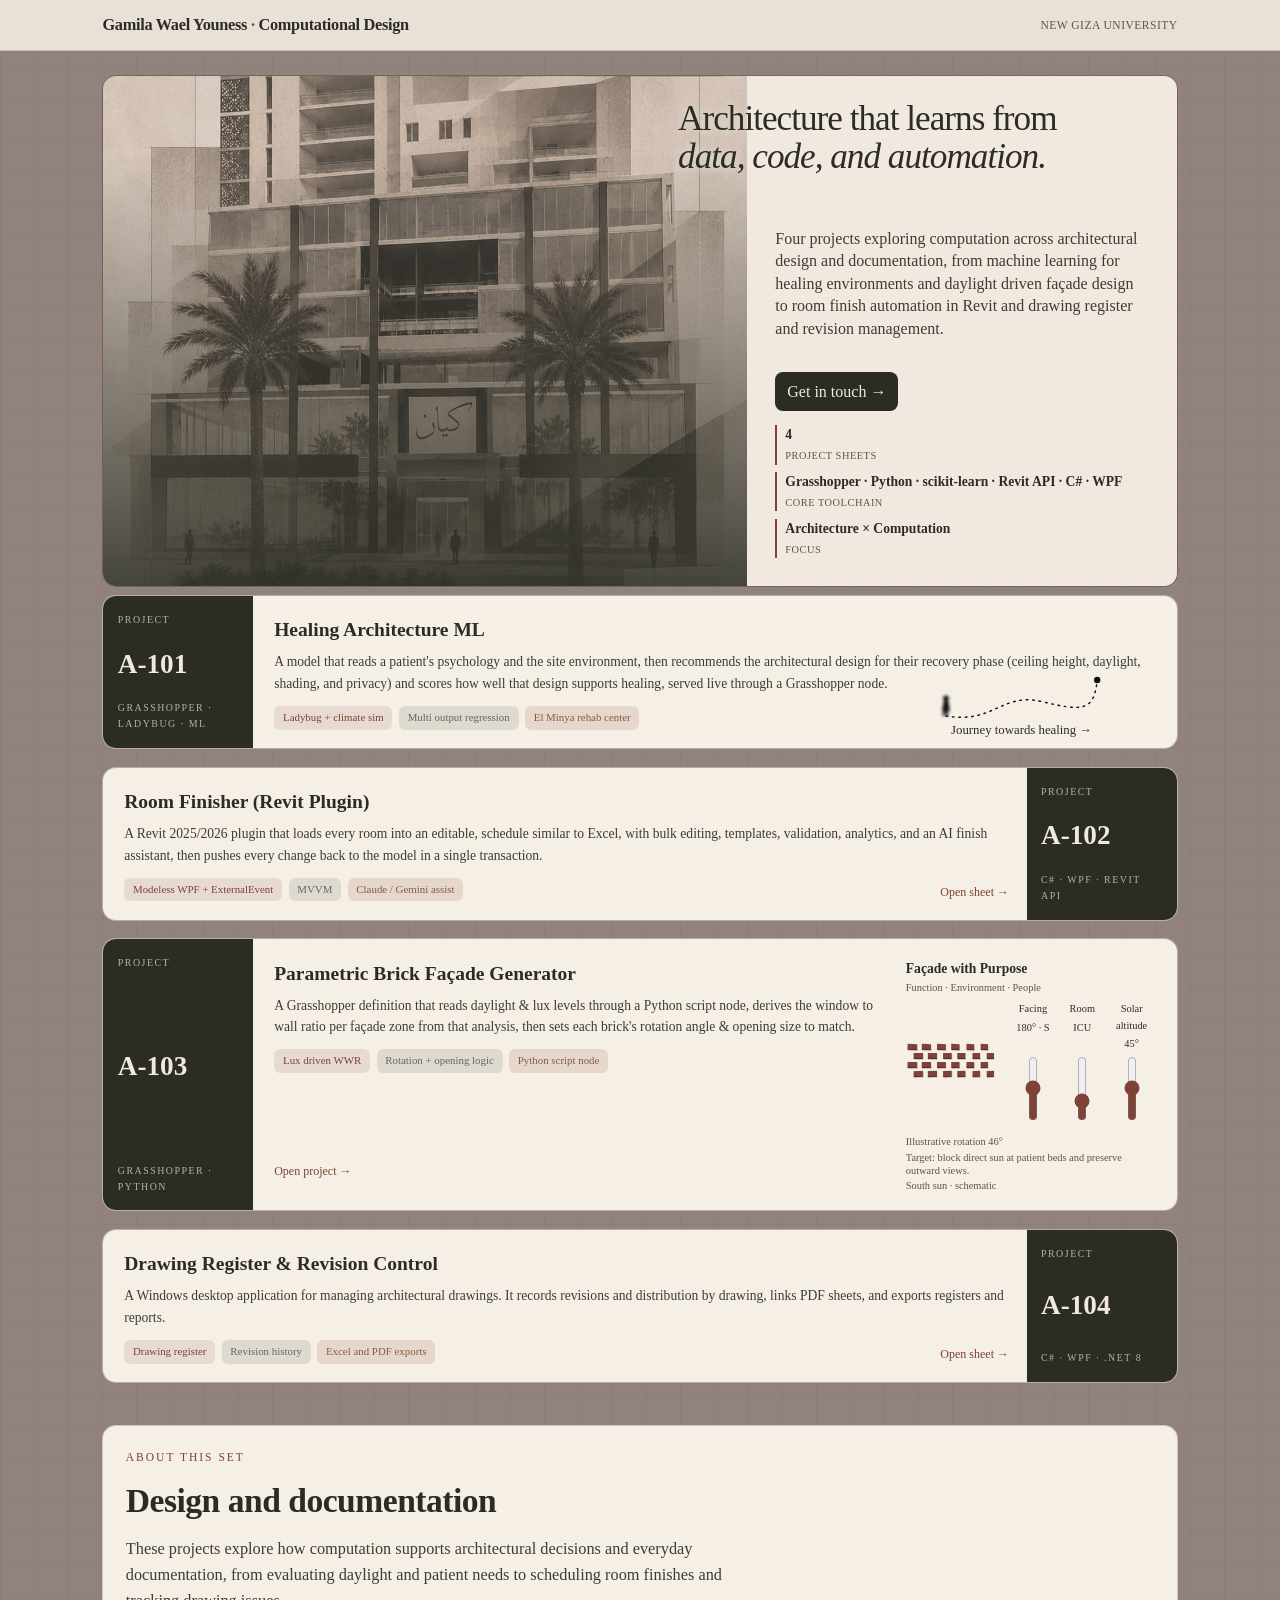
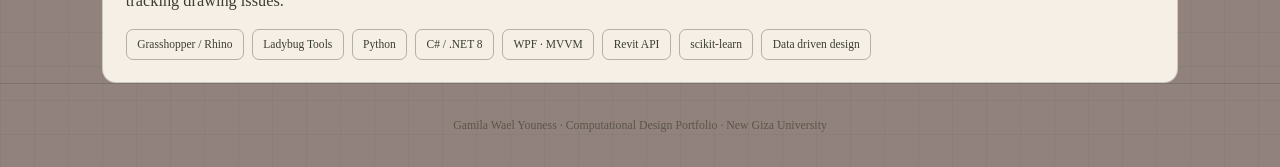
<file: index.html>
<!DOCTYPE html>
<html lang="en">
<head>
<meta charset="UTF-8">
<meta name="viewport" content="width=device-width, initial-scale=1.0">
<title>Gamila Wael Youness | Computational Design Portfolio</title>
<link rel="stylesheet" href="assets/style.css">
<style>
/* ---- hero ---- */
.hero{position:relative;display:grid;grid-template-columns:minmax(0,60fr) minmax(0,40fr);min-height:32rem;margin:1.5rem 0 .5rem;border:1px solid var(--line2);border-radius:var(--r);overflow:hidden}
.hero-photo{position:relative;display:flex;align-items:flex-end;isolation:isolate;background:var(--bg2);padding:clamp(1rem,2.4vw,1.75rem)}
.hero-photo-art{position:absolute;inset:0;overflow:hidden;opacity:.9;container-type:size}
.hero-photo-frame{position:absolute;inset:0}
.hero-photo-frame img{position:absolute;inset:0;width:100%;height:100%;object-fit:cover;object-position:center 55%}
.hero-photo::after{content:"";position:absolute;inset:0;z-index:0;background:linear-gradient(to top,var(--ink),transparent 85%);opacity:.85;pointer-events:none}
.hero-photo h1{position:absolute;top:1.5rem;left:calc(100% + 7.5rem);transform:translateX(-50%);z-index:2;width:max-content;max-width:90%;margin:0;color:var(--ink);font-size:clamp(1.54rem,2.75vw,2.31rem);font-weight:500;line-height:1.08;text-shadow:0 1px 8px var(--paper)}
.hero-photo h1 span,.hero-photo h1 em{display:block}
.hero-intro{display:flex;flex-direction:column;align-items:flex-start;justify-content:flex-start;background:var(--paper);padding:8rem clamp(1rem,2.4vw,1.75rem) clamp(1rem,2.4vw,1.75rem)}
.hero-intro .sub{margin:1.5rem 0 2rem;font-size:1rem;line-height:1.4}
.hero-cta{display:inline-block;margin-top:auto;padding:.4rem .75rem;border-radius:var(--rs);background:var(--ink);color:var(--paper)}
.hero-cta:hover{background:var(--sage)}
.hero-stats{display:grid;gap:.45rem;margin-top:.9rem;width:100%;line-height:1.25}
.hero-stat{display:grid;gap:.3rem;border-left:2px solid var(--rust);padding:.15rem 0 .15rem .5rem}
.hero-stat b{display:block;font-family:var(--display);font-size:.85rem}
.hero-stat span{font-family:var(--mono);font-size:.65rem;color:var(--mut);text-transform:uppercase;letter-spacing:.5px}
#projects{scroll-margin-top:6rem}
@media(max-width:760px){
  .hero{grid-template-columns:1fr;min-height:0}
  .hero-photo{min-height:20rem;aspect-ratio:4/5}
  .hero-photo-frame img{object-position:center}
  .hero-photo h1{top:auto;bottom:1.5rem;left:1.25rem;transform:none;width:calc(100% - 2.5rem);max-width:none;font-size:clamp(1.3rem,5.6vw,2rem);color:var(--paper);text-shadow:0 1px 8px var(--ink)}
  .hero-intro{padding:1.5rem}
  .hero-intro .sub{margin:0 0 1.5rem;line-height:1.55}
  .hero-cta{margin-top:0;min-height:44px;display:inline-flex;align-items:center}
  .hero-stat b{line-height:1.5;overflow-wrap:anywhere}
}

/* ---- sheet index ---- */
.sheets{display:flex;flex-direction:column;gap:1.1rem}
.sheet{display:grid;grid-template-columns:150px 1fr;border:1px solid var(--line2);border-radius:var(--r);background:var(--card);overflow:hidden;transition:transform .18s ease,box-shadow .18s ease;position:relative}
.sheet:hover{transform:translateY(-3px);box-shadow:0 14px 28px rgba(43,45,37,.14)}
.sheet a.hitbox{position:absolute;inset:0}
.sheet:nth-child(even){grid-template-columns:1fr 150px}
.sheet:nth-child(even) .sheet-num{grid-column:2;grid-row:1}
.sheet:nth-child(even) .sheet-body{grid-column:1;grid-row:1}
.sheet:nth-child(even) .sheet-arrow{right:calc(150px + 1.1rem)}
@media(max-width:700px){.sheet{grid-template-columns:1fr}}
@media(max-width:700px){
  .sheet:nth-child(even){grid-template-columns:1fr}
  .sheet:nth-child(even) .sheet-num,.sheet:nth-child(even) .sheet-body{grid-column:auto;grid-row:auto}
  .sheet:nth-child(even) .sheet-arrow{right:1.1rem}
}
.sheet-num{background:var(--ink);color:var(--paper);display:flex;flex-direction:column;justify-content:space-between;padding:1rem .9rem}
.sheet-num b{font-family:var(--display);font-size:1.7rem;line-height:1}
.sheet-num span{font-family:var(--mono);font-size:.62rem;letter-spacing:1.5px;text-transform:uppercase;opacity:.7}
.sheet-body{padding:1.15rem 1.3rem}
.sheet-body h3{font-size:1.22rem;margin-bottom:.35rem}
.sheet-body p{font-size:.85rem;margin-bottom:.7rem}
.sheet-tags{display:flex;gap:.4rem;flex-wrap:wrap}
.sheet-arrow{position:absolute;right:1.1rem;bottom:1.1rem;font-family:var(--mono);font-size:.75rem;color:var(--rust)}

/* ---- about strip ---- */
.about{margin-top:2.6rem}
.about .eyebrow::before{display:none}
.skillrow{display:flex;flex-wrap:wrap;gap:.5rem;margin-top:.9rem}
.skillrow span{font-family:var(--mono);font-size:.72rem;border:1px solid var(--line2);padding:.32rem .65rem;border-radius:7px;color:var(--ink2)}
@media(max-width:700px){
  .sheet-num{display:grid;grid-template-columns:auto 1fr;align-items:center;gap:.5rem 1rem}
  .sheet-num span:last-child{grid-column:1/-1}
  .sheet-body{min-width:0;padding:1.1rem 1.1rem 3rem}
  .sheet-body p{font-size:.95rem;line-height:1.55}
  .sheet-tags{padding-right:0}
  .about{margin-top:1.5rem}
}
.sheet:first-child .sheet-body{position:relative}
.sheet:first-child{cursor:pointer}
.journey-start{position:absolute;right:2.5rem;bottom:.5rem;width:230px;height:68px;padding:0;border:0!important;border-radius:0;box-shadow:none!important;background:none!important;cursor:pointer;color:#111;appearance:none}
.journey-start:focus-visible{outline:2px solid var(--rust);outline-offset:3px}
.journey-scene,.journey-scene.running{background:transparent}
.inline-person{filter:blur(1.8px)}
.journey-start svg{display:block;width:100%;height:48px;overflow:visible}
.journey-label{display:block;font-family:var(--body);font-size:.8rem;line-height:20px;color:var(--ink)}
.brick-demo{display:grid;grid-template-columns:92px minmax(0,145px);gap:.75rem;align-items:center;margin:.4rem 0 0;max-width:250px}
.brick-preview{display:grid;grid-template-columns:repeat(6,minmax(0,1fr));gap:3px 2px;perspective:350px;padding:3px 7px 3px 0;overflow:hidden}
.brick-preview i{display:block;height:6px;background:var(--rust);border:0;box-shadow:inset 0 -1px rgba(0,0,0,.3),1px 1px rgba(43,45,37,.2);transition:transform .25s;transform-origin:center}
.brick-preview i:nth-child(12n+7),.brick-preview i:nth-child(12n+8),.brick-preview i:nth-child(12n+9),.brick-preview i:nth-child(12n+10),.brick-preview i:nth-child(12n+11),.brick-preview i:nth-child(12n+12){position:relative;left:6px}
.brick-preview.opaque{background:var(--rust);gap:1px;padding:3px}
.brick-preview.opaque i{left:0;background:var(--rust);box-shadow:inset 0 -1px rgba(43,45,37,.25)}
.brick-controls{display:grid;grid-template-columns:repeat(3,minmax(0,1fr));gap:3px;justify-items:center}
.brick-controls label{display:flex;flex-direction:column;align-items:center;gap:2px;font-size:.65rem;text-align:center;grid-row:1;overflow-wrap:anywhere}
.brick-controls input{display:block;writing-mode:vertical-lr;direction:rtl;width:26px;height:65px;margin:0;accent-color:var(--rust);grid-row:2}
.brick-controls label:nth-of-type(1),.brick-controls input:nth-of-type(1){grid-column:1}
.brick-controls label:nth-of-type(2),.brick-controls input:nth-of-type(2){grid-column:2}
.brick-controls label:nth-of-type(3),.brick-controls input:nth-of-type(3){grid-column:3}
.brick-demo>.brick-summary{grid-column:1/-1;justify-self:start;width:100%;display:flex;flex-wrap:wrap;gap:.15rem .6rem}
.brick-demo-title{display:block;font-size:.85rem;margin-top:.5rem}
.brick-demo-subtitle{display:block;font-size:.65rem;color:var(--mut)}
.sheet:nth-child(3) .sheet-body{display:grid;grid-template-columns:minmax(0,1fr) 250px;column-gap:1.25rem;align-content:center}
.brick-copy{min-width:0}
.brick-copy p{width:calc(100% - 7px);max-width:605px}
.brick-interaction{grid-column:2;grid-row:1/3;align-self:center}
.brick-interaction .brick-demo-title{margin-top:0}
.brick-interaction .brick-demo{margin-top:.3rem}
.sheet:nth-child(3) .brick-open{grid-column:1;justify-self:start;align-self:end;font-size:.75rem}
.brick-summary{font-size:.65rem!important;line-height:1.25;margin:.15rem 0 0!important;color:var(--mut)}
.brick-open{display:inline-block;margin-top:.3rem;min-height:30px;position:relative}
@media(max-width:700px){.brick-demo{grid-template-columns:92px minmax(0,145px);width:100%}.brick-preview{width:100%}.brick-controls input{height:65px}}
@media(max-width:700px){
  .sheet:nth-child(3) .sheet-body{display:block;padding-bottom:1rem}
  .brick-interaction{margin-top:1rem}
}
@media(max-width:700px){.sheet:first-child .sheet-body{padding-bottom:6rem}.journey-start{width:min(230px,calc(100% - 2rem));right:1rem}}
</style>
</head>
<body class="gridbg">

<nav class="top"><div class="nav-in">
  <div class="mark">Gamila Wael Youness <span>·</span> Computational Design</div>
  <div class="crumbs">New Giza University</div>
</div></nav>

<div class="wrap">

<section class="hero">
  <div class="hero-photo">
    <div class="hero-photo-art">
      <div class="hero-photo-frame">
        <img src="assets/hero-building-collage.jpeg" alt="Architectural collage of the building with layered geometric planes and two palms">
      </div>
    </div>
    <h1><span>Architecture that learns from</span><em>data, code, and automation.</em></h1>
  </div>
  <div class="hero-intro">
    <p class="sub">Four projects exploring computation across architectural design and documentation,
      from machine learning for healing environments and daylight driven façade design to room
      finish automation in Revit and drawing register and revision management.</p>
    <a class="hero-cta" href="contact.html">Get in touch →</a>
    <div class="hero-stats">
      <div class="hero-stat"><b>4</b><span>Project sheets</span></div>
      <div class="hero-stat"><b>Grasshopper · Python · scikit-learn · Revit API · C# · WPF</b><span>Core toolchain</span></div>
      <div class="hero-stat"><b>Architecture × Computation</b><span>Focus</span></div>
    </div>
  </div>
</section>

<section class="sheets" id="projects">

  <div class="sheet">
    <div class="sheet-num"><span>Project</span><b>A-101</b><span>Grasshopper · Ladybug · ML</span></div>
    <div class="sheet-body">
      <h3>Healing Architecture ML</h3>
      <p>A model that reads a patient's psychology and the site environment, then recommends the
        architectural design for their recovery phase (ceiling height, daylight, shading, and privacy)
        and scores how well that design supports healing, served live through a Grasshopper node.</p>
      <div class="sheet-tags"><span class="chip">Ladybug + climate sim</span><span class="chip b">Multi output regression</span><span class="chip o">El Minya rehab center</span></div>
      <button class="journey-start" type="button" aria-label="Press the person to follow the path and open Healing Architecture ML"><div class="journey-scene"><svg viewBox="0 15 220 60" preserveAspectRatio="xMidYMid meet" aria-hidden="true">
<path id="healing-road" d="M15 70C75 80 85 40 135 52S200 65 204 25" stroke="#111" stroke-width="1.8" stroke-dasharray="2 6" fill="none" stroke-linecap="round"/>
<g class="inline-person" fill="#111" transform="translate(15 70)"><circle cy="-22" r="3.5"/><path d="M-3-18Q0-20 3-18L5-6H2L3 0H0L-1-6-2 0H-5L-3-6H-5Z"/></g>
<circle cx="204" cy="25" r="4" fill="#111"/>
</svg></div><span class="journey-label">Journey towards healing →</span></button>
    </div>
  </div>

  <div class="sheet">
    <a class="hitbox" href="projects/roomfinisher/index.html" aria-label="Open Room Finisher"></a>
    <div class="sheet-num"><span>Project</span><b>A-102</b><span>C# · WPF · Revit API</span></div>
    <div class="sheet-body">
      <h3>Room Finisher (Revit Plugin)</h3>
      <p>A Revit 2025/2026 plugin that loads every room into an editable,
        schedule similar to Excel, with bulk editing, templates, validation, analytics, and an AI finish
        assistant, then pushes every change back to the model in a single transaction.</p>
      <div class="sheet-tags"><span class="chip">Modeless WPF + ExternalEvent</span><span class="chip b">MVVM</span><span class="chip o">Claude / Gemini assist</span></div>
    </div>
    <div class="sheet-arrow">Open sheet →</div>
  </div>

  <div class="sheet">
    <div class="sheet-num"><span>Project</span><b>A-103</b><span>Grasshopper · Python</span></div>
    <div class="sheet-body">
      <div class="brick-copy">
      <h3>Parametric Brick Façade Generator</h3>
      <p>A Grasshopper definition that reads daylight &amp; lux levels through a Python script node,
        derives the window to wall ratio per façade zone from that analysis, then sets each brick's
        rotation angle &amp; opening size to match.</p>
      <div class="sheet-tags"><span class="chip">Lux driven WWR</span><span class="chip b">Rotation + opening logic</span><span class="chip o">Python script node</span></div>
      </div>
      <div class="brick-interaction">
      <strong class="brick-demo-title">Façade with Purpose</strong>
      <span class="brick-demo-subtitle">Function · Environment · People</span>
      <div class="brick-demo">
        <div class="brick-preview" role="img" aria-label="Interactive brick screen showing rotation and opening size"></div>
        <div class="brick-controls">
          <label for="brick-orientation">Facing <output id="brick-bearing">180° · S</output></label>
          <input id="brick-orientation" type="range" min="0" max="360" step="15" value="180">
          <label for="brick-function">Room <output id="brick-room">ICU</output></label>
          <input id="brick-function" type="range" min="0" max="4" step="1" value="1" aria-valuetext="ICU">
          <label for="brick-sun" title="Sun angle above the horizon">Solar altitude <output id="brick-altitude">45°</output></label>
          <input id="brick-sun" type="range" min="5" max="85" step="5" value="45">
        </div>
        <p class="brick-summary"><span id="brick-result"></span><span id="brick-criterion"></span><span>South sun · schematic</span></p>
      </div>
      </div>
      <a class="brick-open" href="projects/brick/index.html">Open project →</a>
    </div>
  </div>

  <div class="sheet">
    <a class="hitbox" href="projects/drawingregister/index.html" aria-label="Open Drawing Register and Revision Control"></a>
    <div class="sheet-num"><span>Project</span><b>A-104</b><span>C# · WPF · .NET 8</span></div>
    <div class="sheet-body">
      <h3>Drawing Register &amp; Revision Control</h3>
      <p>A Windows desktop application for managing architectural drawings. It records revisions and
        distribution by drawing, links PDF sheets, and exports registers and reports.</p>
      <div class="sheet-tags"><span class="chip">Drawing register</span><span class="chip b">Revision history</span><span class="chip o">Excel and PDF exports</span></div>
    </div>
    <div class="sheet-arrow">Open sheet →</div>
  </div>

</section>

<section class="about card">
  <div class="eyebrow">About this set</div>
  <h2 style="margin-top:.5rem">Design and documentation</h2>
  <p class="sub" style="margin-bottom:0">These projects explore how computation supports architectural
    decisions and everyday documentation, from evaluating daylight and patient needs to scheduling
    room finishes and tracking drawing issues.</p>
  <div class="skillrow">
    <span>Grasshopper / Rhino</span><span>Ladybug Tools</span><span>Python</span><span>C# / .NET 8</span>
    <span>WPF · MVVM</span><span>Revit API</span><span>scikit-learn</span><span>Data driven design</span>
  </div>
</section>

</div>

<footer class="site">Gamila Wael Youness · Computational Design Portfolio · New Giza University</footer>

<script>
const brickPreview = document.querySelector('.brick-preview');
const bearingControl = document.querySelector('#brick-orientation');
const functionControl = document.querySelector('#brick-function');
const sunControl = document.querySelector('#brick-sun');
const roomUses = [
  { name: 'Operating theatre', opaque: true, criterion: 'Daylight excluded by the opaque envelope.' },
  { name: 'ICU', opaque: false, criterion: 'Target: block direct sun at patient beds and preserve outward views.' },
  { name: 'Inpatient', opaque: false, criterion: 'Preserve outward views. Allowed direct sun hours must be set for the room.' },
  { name: 'Outpatient', opaque: false, criterion: 'Set daylight, glare and privacy requirements for the specific clinic before selecting a screen.' },
  { name: 'ER', opaque: false, criterion: 'Define the emergency department space and its daylight, glare and privacy requirements before selecting a screen.' }
];
const bricks = Array.from({ length: 24 }, () => {
  const brick = document.createElement('i');
  brick.setAttribute('aria-hidden', 'true');
  brickPreview.appendChild(brick);
  return brick;
});
function updateBrickPreview() {
  const bearing = Number(bearingControl.value);
  const room = roomUses[Number(functionControl.value)];
  const directions = ['N', 'NE', 'E', 'SE', 'S', 'SW', 'W', 'NW'];
  const direction = directions[Math.round(bearing / 45) % 8];
  const altitude = Number(sunControl.value);
  // Schematic only. The hospital study uses weighted site sun vectors, ray tests,
  // room context and protected sightlines to choose among candidate angles.
  // These display parameters are not calibrated WWR targets or simulation results.
  const incidence = Math.max(0, Math.cos((bearing - 180) * Math.PI / 180));
  const exposure = incidence * Math.cos(altitude * Math.PI / 180);
  const opaque = room.opaque;
  // Qualitative motion only. No patient-room daylight values are calculated here.
  const angle = opaque ? 0 : Math.round(exposure * 65);
  const openness = opaque ? 0 : .45 * (1 - exposure);
  brickPreview.classList.toggle('opaque', opaque);
  bearingControl.disabled = opaque;
  sunControl.disabled = opaque;
  document.querySelector('#brick-bearing').textContent = bearing + '° · ' + direction;
  document.querySelector('#brick-room').textContent = room.name;
  document.querySelector('#brick-altitude').textContent = altitude + '°';
  functionControl.setAttribute('aria-valuetext', room.name);
  document.querySelector('#brick-result').textContent = opaque ? 'Closed · 0% opening' : 'Illustrative rotation ' + angle + '°';
  document.querySelector('#brick-criterion').textContent = room.criterion;
  bricks.forEach((brick, index) => {
    const gradient = (index % 6) / 5;
    const localOpen = opaque ? 0 : Math.max(0, Math.min(.85, openness + (gradient - .5) * .1));
    const rotation = opaque ? 0 : angle;
    brick.style.transform = 'rotateY(' + rotation + 'deg) scaleX(' + (1 - localOpen * .5) + ')';
  });
  brickPreview.setAttribute('aria-label', room.name + '. ' + room.criterion + '. ' + (opaque ? 'Opaque façade with no openings.' : direction + ' facing screen. Qualitative illustration with a fixed southern sun, without daylight or sightline validation.'));
}
bearingControl.addEventListener('input', updateBrickPreview);
functionControl.addEventListener('input', updateBrickPreview);
sunControl.addEventListener('input', updateBrickPreview);
updateBrickPreview();
const button = document.querySelector('.journey-start');
const scene = button.querySelector('.journey-scene');
const person = button.querySelector('.inline-person');
const road = button.querySelector('#healing-road');
let journeyFrame;
let journeyTimer;
function resetJourney() {
  cancelAnimationFrame(journeyFrame);
  clearTimeout(journeyTimer);
  scene.classList.remove('running');
  button.removeAttribute('aria-disabled');
  person.setAttribute('transform', 'translate(15 70)');
  person.style.removeProperty('filter');
}
document.querySelector('.sheet:first-child').addEventListener('click', () => {
  if (scene.classList.contains('running')) return;
  scene.classList.add('running');
  button.setAttribute('aria-disabled', 'true');
  const duration = matchMedia('(prefers-reduced-motion: reduce)').matches ? 100 : 5000;
  const start = performance.now();
  function move(now) {
    const progress = Math.min((now - start) / duration, 1);
    const point = road.getPointAtLength(road.getTotalLength() * progress);
    person.setAttribute('transform', 'translate(' + point.x + ' ' + point.y + ')');
    const clarity = Math.max(0, (progress - .65) / .35);
    person.style.filter = 'blur(' + (1.8 * (1 - clarity)) + 'px)';
    if (progress < 1) journeyFrame = requestAnimationFrame(move);
    else journeyTimer = setTimeout(() => { location.href = 'projects/rehab/index.html'; }, 700);
  }
  journeyFrame = requestAnimationFrame(move);
});
window.addEventListener('pagehide', resetJourney);
window.addEventListener('pageshow', resetJourney);
</script>
</body>
</html>
</file>
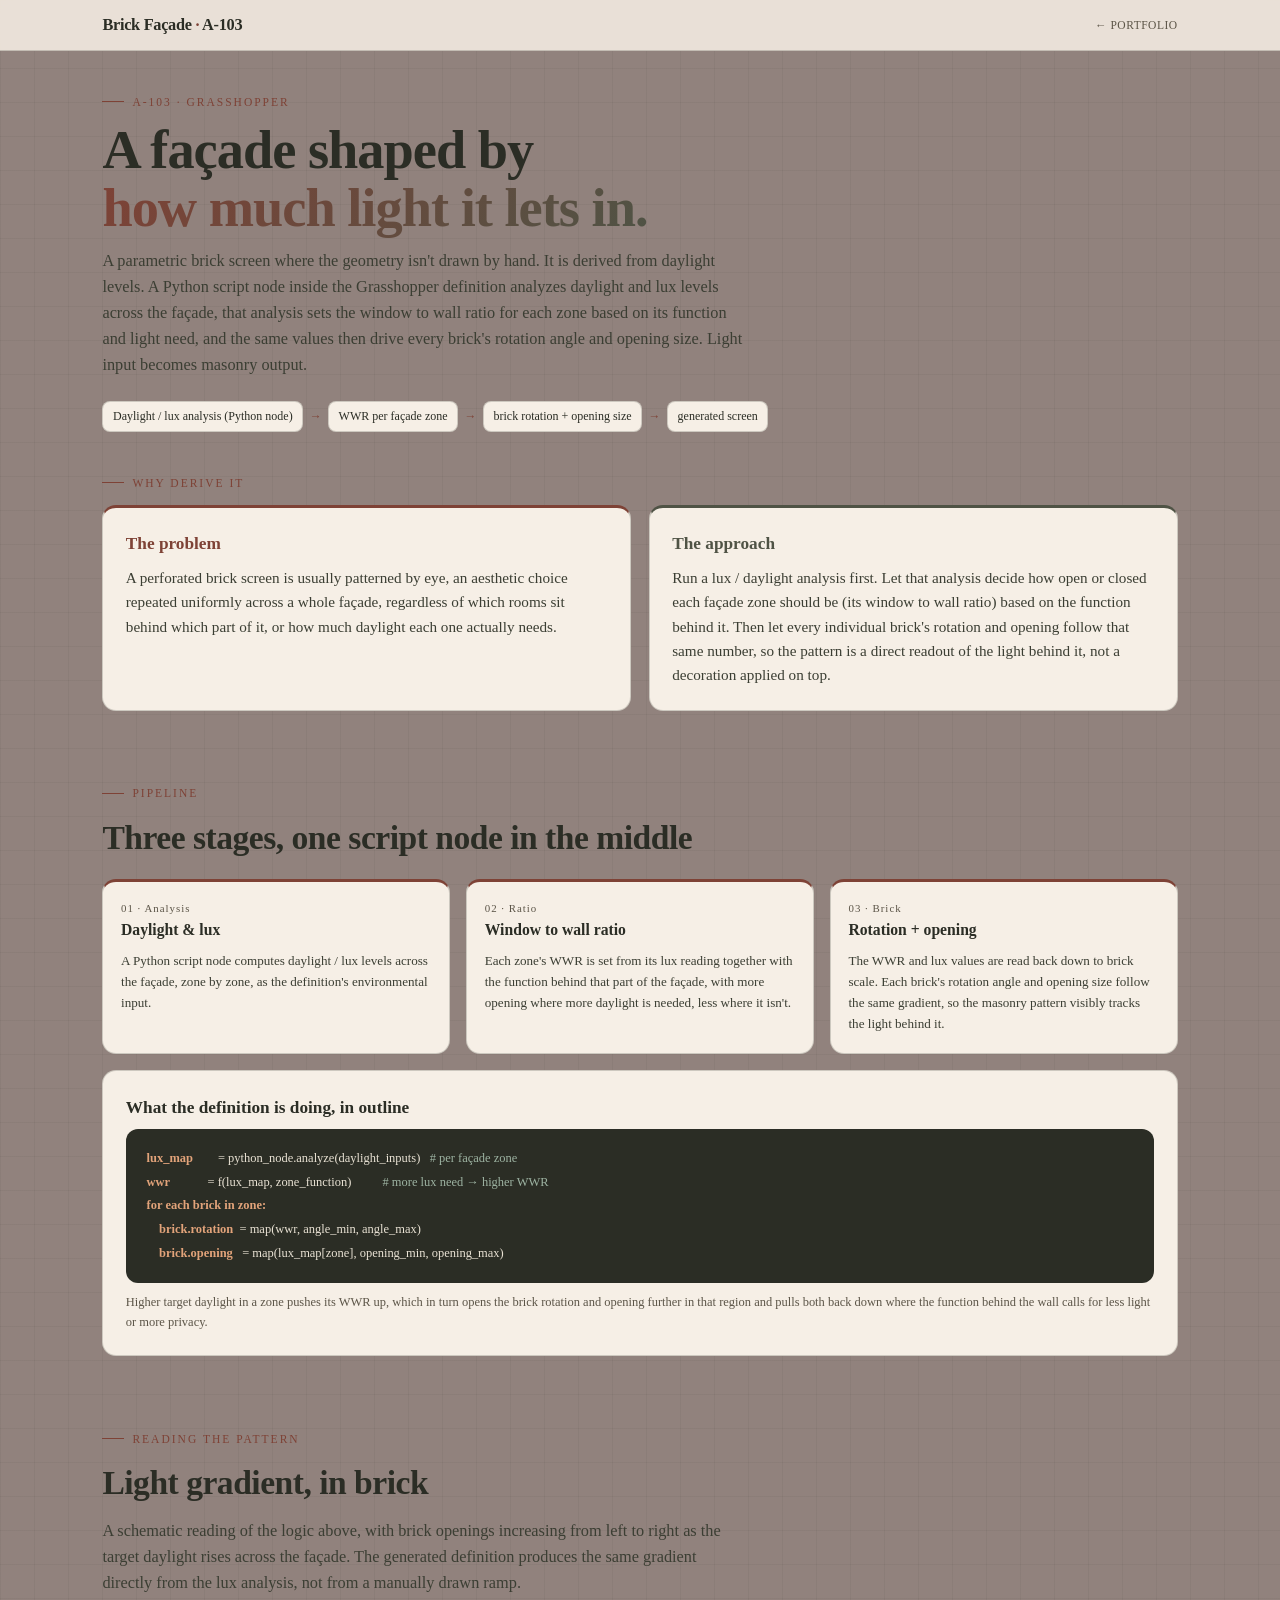
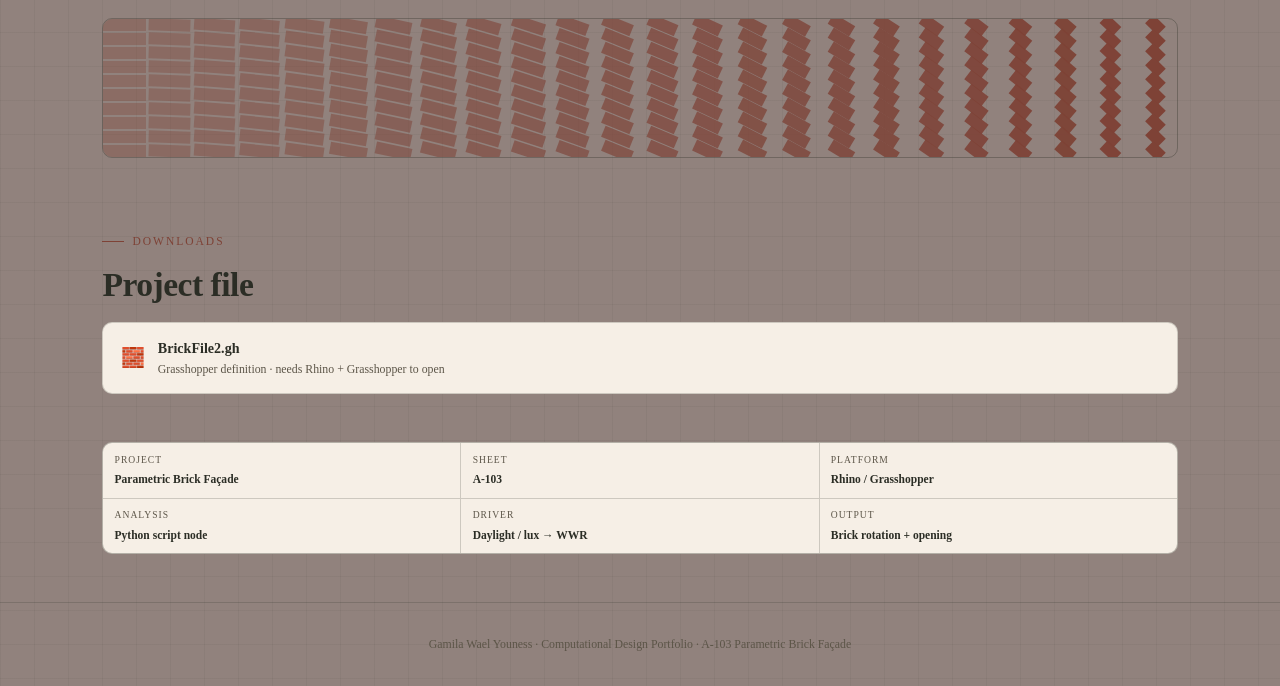
<file: projects/brick/index.html>
<!DOCTYPE html>
<html lang="en">
<head>
<meta charset="UTF-8">
<meta name="viewport" content="width=device-width, initial-scale=1.0">
<title>A-103 · Parametric Brick Façade Generator</title>
<link rel="stylesheet" href="../../assets/style.css">
<style>
.hero{padding:2.6rem 0 1rem}
.pipe{display:flex;flex-wrap:wrap;gap:.4rem;align-items:center;font-family:var(--mono);font-size:.75rem;color:var(--ink2);margin-top:1.2rem}
.pipe b{color:var(--ink);background:var(--card);border:1px solid var(--line);padding:.32rem .6rem;border-radius:8px;font-weight:500}
.pipe span{color:var(--rust)}
section.page{padding:1.6rem 0 3rem}
.feat{border-top:3px solid var(--rust);padding:1.1rem 1.1rem 1.2rem}
.feat h3{font-size:.98rem}
.feat p{font-size:.82rem;margin:0}
.feat .n{font-family:var(--mono);font-size:.68rem;color:var(--mut);letter-spacing:1px}

.brickviz{display:grid;grid-template-columns:repeat(24,1fr);grid-auto-rows:12px;gap:2px;border-radius:10px;overflow:hidden;border:1px solid var(--line2)}
.brickviz i{background:var(--rust);display:block;transform-origin:center}

.logic{font-family:var(--mono);font-size:.78rem;background:var(--ink);color:#e9e2d4;border-radius:12px;padding:1.1rem 1.3rem;line-height:1.9;overflow-x:auto;white-space:pre}
.logic b{color:#e2a37a}
.logic i{color:#9db3a2;font-style:normal}

.dl{display:flex;align-items:center;gap:.8rem;padding:.9rem 1.1rem;border:1px solid var(--line);border-radius:10px;background:var(--card);color:var(--ink)}
.dl:hover{border-color:var(--rust)}
.dl .ic{font-size:1.2rem}.dl .nm{font-weight:600;font-size:.88rem;font-family:var(--display)}.dl .ds{font-size:.74rem;color:var(--mut);font-family:var(--mono)}
.note{font-size:.78rem;color:var(--mut);margin-top:.6rem}
</style>
</head>
<body class="gridbg">

<nav class="top"><div class="nav-in">
  <div class="mark">Brick Façade <span>·</span> A-103</div>
  <div class="crumbs"><a href="../../index.html">← Portfolio</a></div>
</div></nav>

<div class="wrap">

<section class="hero">
  <div class="eyebrow">A-103 · Grasshopper</div>
  <h1>A façade shaped by<br><span class="hl">how much light it lets in.</span></h1>
  <p class="sub">A parametric brick screen where the geometry isn't drawn by hand. It is derived from daylight levels.
    A Python script node inside the Grasshopper definition analyzes daylight and lux levels across
    the façade, that analysis sets the window to wall ratio for each zone based on its function and
    light need, and the same values then drive every brick's rotation angle and opening size. Light
    input becomes masonry output.</p>
  <div class="pipe"><b>Daylight / lux analysis (Python node)</b><span>→</span><b>WWR per façade zone</b><span>→</span><b>brick rotation + opening size</b><span>→</span><b>generated screen</b></div>
</section>

<section class="page">
  <span class="eyebrow">Why derive it</span>
  <div class="g2" style="margin-top:.8rem">
    <div class="card" style="border-top:3px solid var(--rust)">
      <h3 style="color:var(--rust)">The problem</h3>
      <p>A perforated brick screen is usually patterned by eye, an aesthetic choice repeated
        uniformly across a whole façade, regardless of which rooms sit behind which part of it, or
        how much daylight each one actually needs.</p>
    </div>
    <div class="card" style="border-top:3px solid var(--sage)">
      <h3 style="color:var(--sage)">The approach</h3>
      <p>Run a lux / daylight analysis first. Let that analysis decide how open or closed each
        façade zone should be (its window to wall ratio) based on the function behind it. Then let
        every individual brick's rotation and opening follow that same number, so the pattern is a
        direct readout of the light behind it, not a decoration applied on top.</p>
    </div>
  </div>
</section>

<section class="page">
  <span class="eyebrow">Pipeline</span>
  <h2 style="margin-top:.5rem">Three stages, one script node in the middle</h2>
  <div class="g3" style="margin-top:.9rem">
    <div class="card feat"><div class="n">01 · Analysis</div><h3>Daylight &amp; lux</h3><p>A Python script node computes daylight / lux levels across the façade, zone by zone, as the definition's environmental input.</p></div>
    <div class="card feat"><div class="n">02 · Ratio</div><h3>Window to wall ratio</h3><p>Each zone's WWR is set from its lux reading together with the function behind that part of the façade, with more opening where more daylight is needed, less where it isn't.</p></div>
    <div class="card feat"><div class="n">03 · Brick</div><h3>Rotation + opening</h3><p>The WWR and lux values are read back down to brick scale. Each brick's rotation angle and opening size follow the same gradient, so the masonry pattern visibly tracks the light behind it.</p></div>
  </div>
  <div class="card" style="margin-top:1rem">
    <h3>What the definition is doing, in outline</h3>
    <div class="logic"><b>lux_map</b>        = python_node.analyze(daylight_inputs)   <i># per façade zone</i>
<b>wwr</b>            = f(lux_map, zone_function)          <i># more lux need → higher WWR</i>
<b>for each brick in zone:</b>
    <b>brick.rotation</b>  = map(wwr, angle_min, angle_max)
    <b>brick.opening</b>   = map(lux_map[zone], opening_min, opening_max)</div>
    <p class="note">Higher target daylight in a zone pushes its WWR up, which in turn opens the
      brick rotation and opening further in that region and pulls both back down where the
      function behind the wall calls for less light or more privacy.</p>
  </div>
</section>

<section class="page">
  <span class="eyebrow">Reading the pattern</span>
  <h2 style="margin-top:.5rem">Light gradient, in brick</h2>
  <p class="sub">A schematic reading of the logic above, with brick openings increasing from left to
    right as the target daylight rises across the façade. The generated definition produces the
    same gradient directly from the lux analysis, not from a manually drawn ramp.</p>
  <div class="brickviz" id="brickviz"></div>
</section>

<section class="page">
  <span class="eyebrow">Downloads</span>
  <h2 style="margin-top:.5rem">Project file</h2>
  <div class="g2" style="margin-top:.6rem">
    <a class="dl" href="BrickFile2.gh" download><span class="ic">🧱</span><div><div class="nm">BrickFile2.gh</div><div class="ds">Grasshopper definition · needs Rhino + Grasshopper to open</div></div></a>
  </div>
</section>

<section class="page" style="padding-top:0">
  <div class="titleblock">
    <div class="tb-row">
      <div class="tb-cell"><span class="k">Project</span><span class="v">Parametric Brick Façade</span></div>
      <div class="tb-cell"><span class="k">Sheet</span><span class="v">A-103</span></div>
      <div class="tb-cell"><span class="k">Platform</span><span class="v">Rhino / Grasshopper</span></div>
    </div>
    <div class="tb-row">
      <div class="tb-cell"><span class="k">Analysis</span><span class="v">Python script node</span></div>
      <div class="tb-cell"><span class="k">Driver</span><span class="v">Daylight / lux → WWR</span></div>
      <div class="tb-cell"><span class="k">Output</span><span class="v">Brick rotation + opening</span></div>
    </div>
  </div>
</section>

</div>

<footer class="site">Gamila Wael Youness · Computational Design Portfolio · A-103 Parametric Brick Façade</footer>

<script>
// schematic light-gradient brick grid — purely illustrative of the logic described above
const grid=document.getElementById('brickviz'),cols=24,rows=10;
let html='';
for(let r=0;r<rows;r++){
  for(let c=0;c<cols;c++){
    const t=c/(cols-1); // 0 (closed) -> 1 (open, high daylight need)
    const rot=(t*45).toFixed(0);
    const scale=(1-0.6*t).toFixed(2);
    const op=(0.35+0.65*t).toFixed(2);
    html+=`<i style="transform:rotate(${rot}deg) scaleX(${scale});opacity:${op}"></i>`;
  }
}
grid.innerHTML=html;
</script>

</body>
</html>
</file>
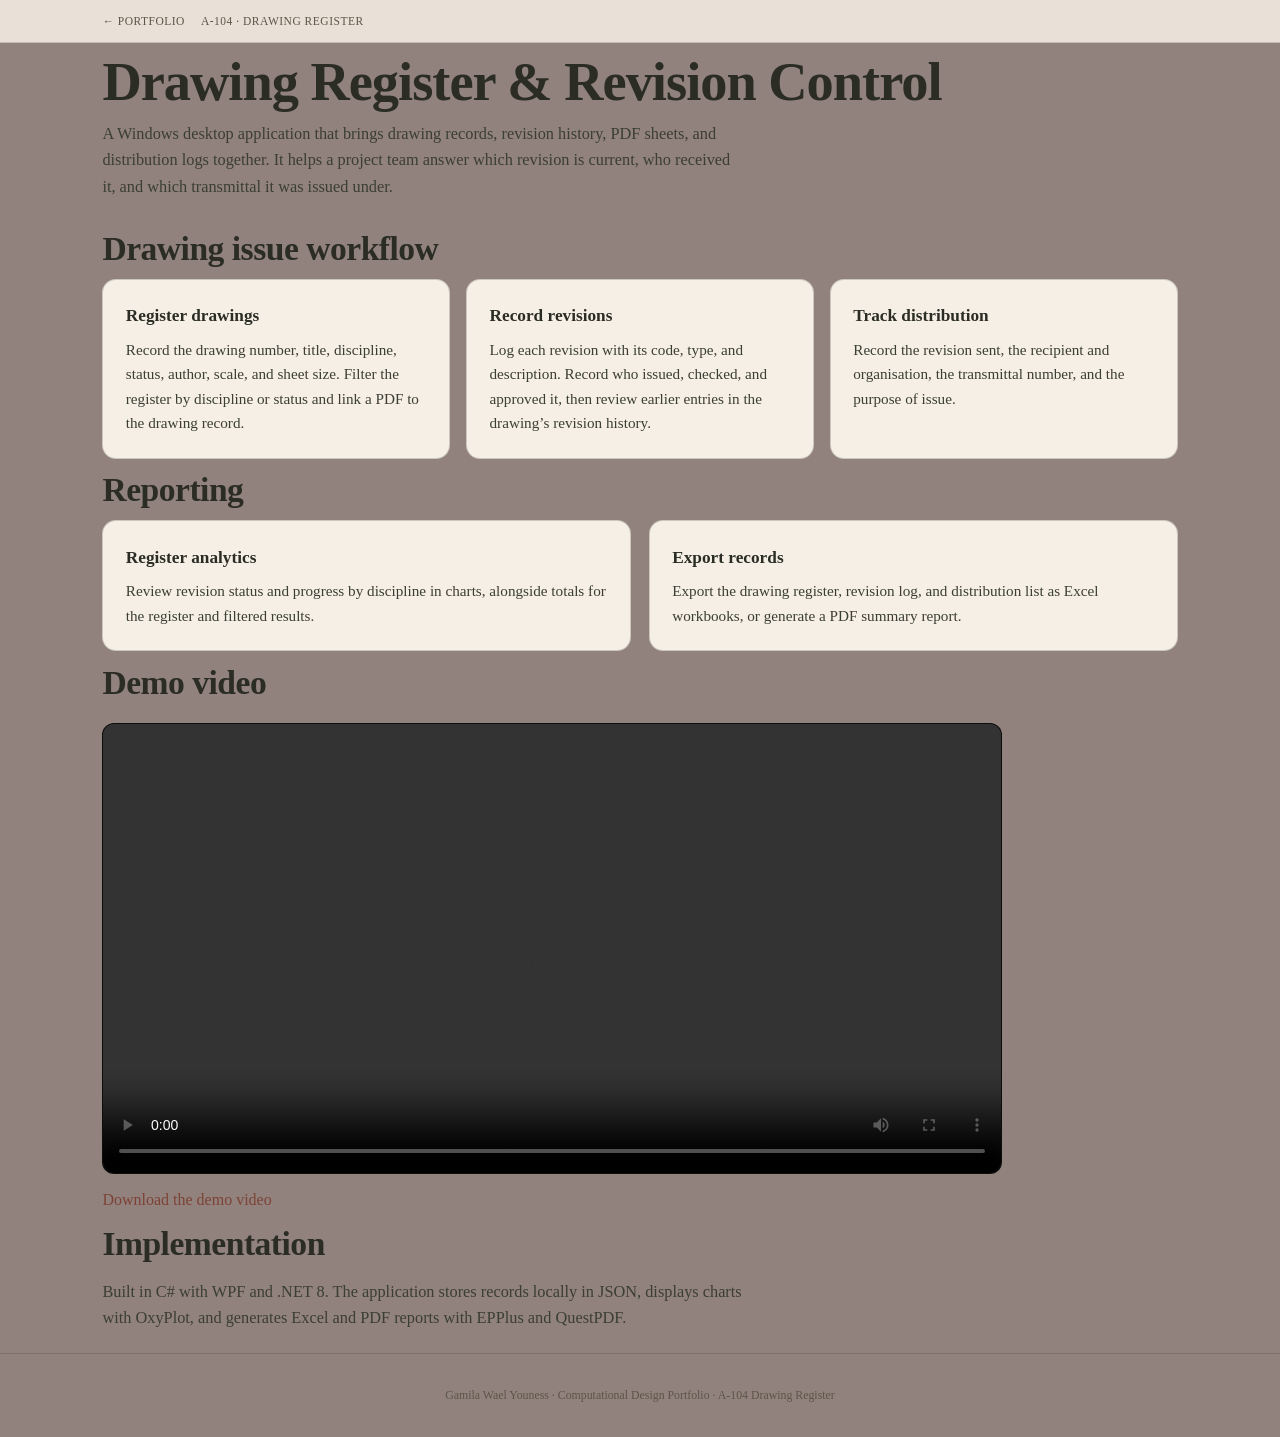
<file: projects/drawingregister/index.html>
<!doctype html>
<html lang="en">
<head>
<meta charset="utf-8">
<meta name="viewport" content="width=device-width, initial-scale=1.0">
<title>A-104 · Drawing Register &amp; Revision Control</title>
<meta name="description" content="A Windows desktop application for architectural drawing registers, revision history, and distribution tracking.">
<link rel="stylesheet" href="../../assets/style.css">
<style>
.demo-video{display:block;width:100%;max-width:900px;margin:.8rem 0;border:1px solid var(--line2);border-radius:12px;background:#000}
</style>
</head>
<body class="gridpaper">

<nav class="top"><div class="nav-in">
  <div class="crumbs"><a href="../../index.html">← Portfolio</a></div>
  <span class="crumbs">A-104 · Drawing Register</span>
</div></nav>

<main class="wrap">
  <section class="hero">
    <h1>Drawing Register &amp; Revision Control</h1>
    <p class="sub">A Windows desktop application that brings drawing records, revision history,
      PDF sheets, and distribution logs together. It helps a project team answer which revision
      is current, who received it, and which transmittal it was issued under.</p>
  </section>

  <section class="page">
    <h2>Drawing issue workflow</h2>
    <div class="g3">
      <article class="card">
        <h3>Register drawings</h3>
        <p>Record the drawing number, title, discipline, status, author, scale, and sheet size.
          Filter the register by discipline or status and link a PDF to the drawing record.</p>
      </article>
      <article class="card">
        <h3>Record revisions</h3>
        <p>Log each revision with its code, type, and description. Record who issued, checked,
          and approved it, then review earlier entries in the drawing’s revision history.</p>
      </article>
      <article class="card">
        <h3>Track distribution</h3>
        <p>Record the revision sent, the recipient and organisation, the transmittal number,
          and the purpose of issue.</p>
      </article>
    </div>
  </section>

  <section class="page">
    <h2>Reporting</h2>
    <div class="g2">
      <article class="card">
        <h3>Register analytics</h3>
        <p>Review revision status and progress by discipline in charts, alongside totals
          for the register and filtered results.</p>
      </article>
      <article class="card">
        <h3>Export records</h3>
        <p>Export the drawing register, revision log, and distribution list as Excel workbooks,
          or generate a PDF summary report.</p>
      </article>
    </div>
  </section>

  <section class="page">
    <h2>Demo video</h2>
    <video class="demo-video" controls playsinline preload="metadata" aria-label="Drawing Register demo">
      <source src="drawingRegister.mp4" type="video/mp4">
    </video>
    <a href="drawingRegister.mp4" download>Download the demo video</a>
  </section>

  <section class="page">
    <h2>Implementation</h2>
    <p class="sub">Built in C# with WPF and .NET 8. The application stores records locally in JSON,
      displays charts with OxyPlot, and generates Excel and PDF reports with EPPlus and QuestPDF.</p>
  </section>
</main>

<footer class="site">Gamila Wael Youness · Computational Design Portfolio · A-104 Drawing Register</footer>

</body>
</html>
</file>
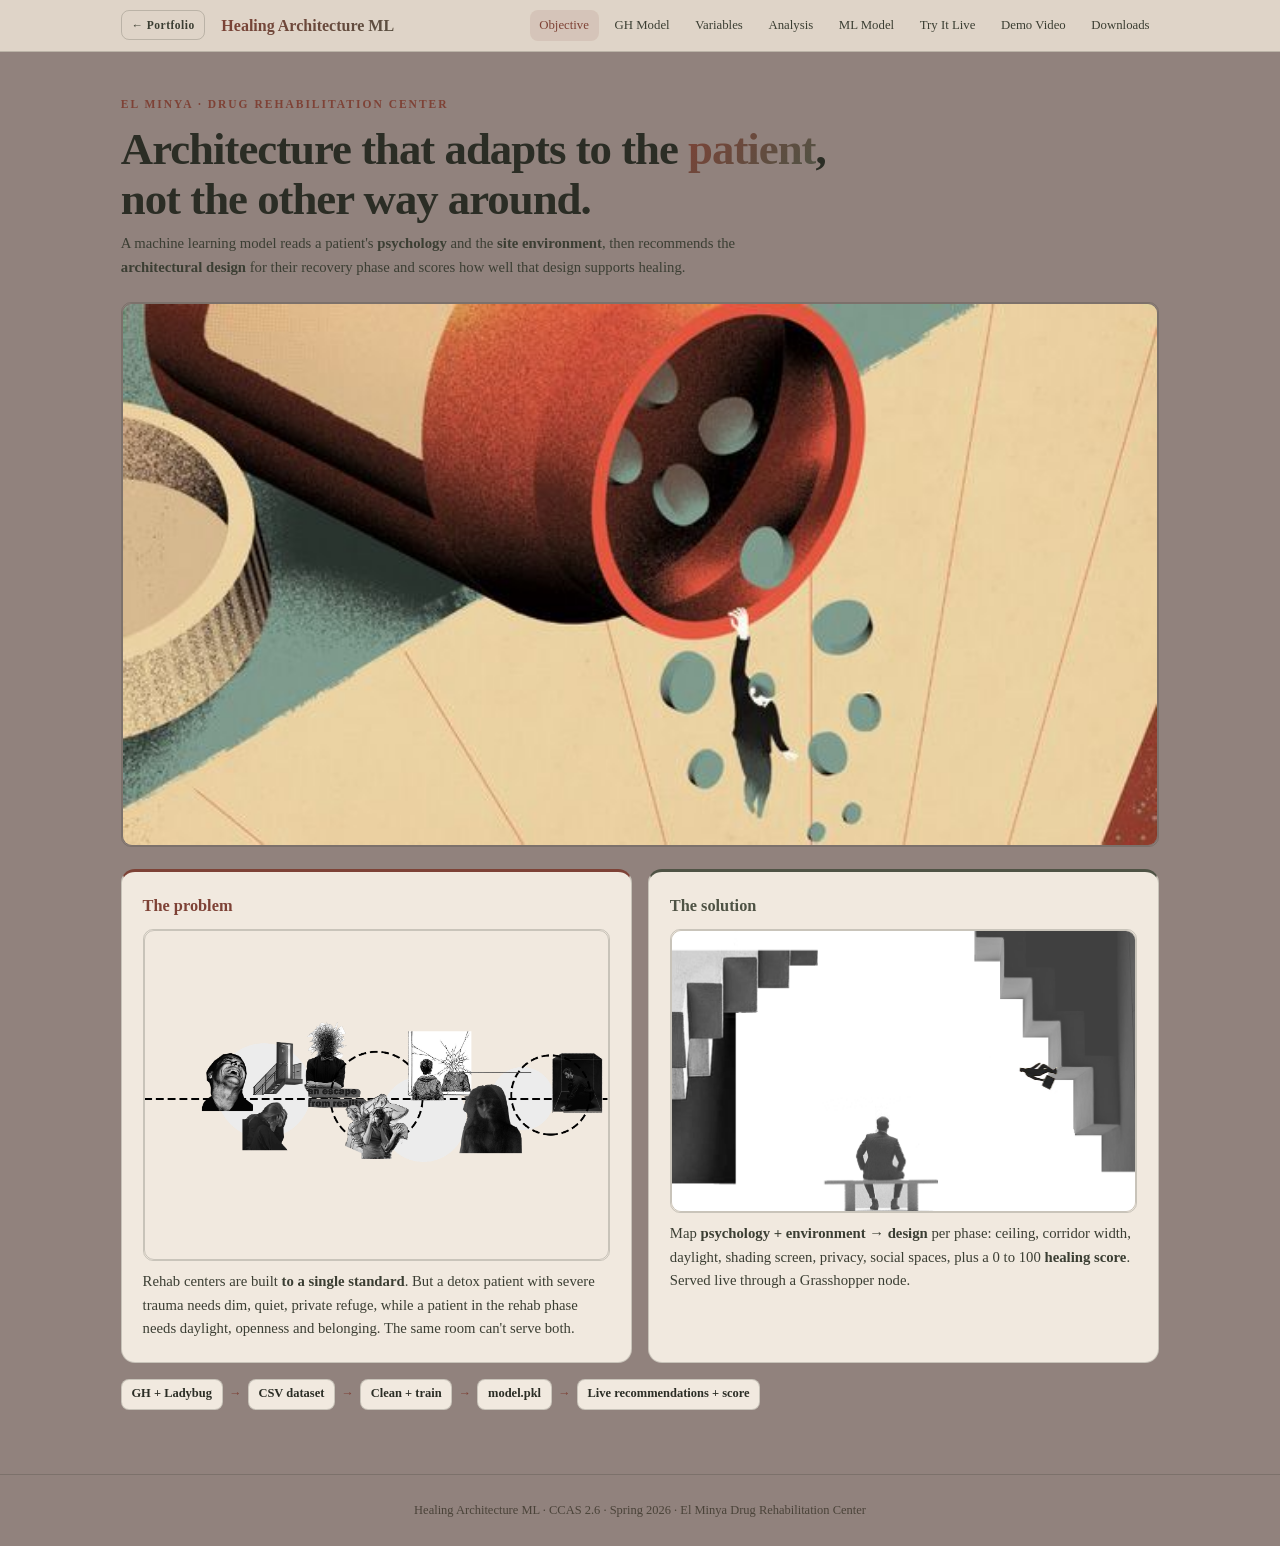
<file: projects/rehab/index.html>
<!DOCTYPE html>
<html lang="en">
<head>
<meta charset="UTF-8">
<meta name="viewport" content="width=device-width, initial-scale=1.0">
<title>Healing Architecture ML | El Minya Rehab Center</title>
<style>
*,*::before,*::after{margin:0;padding:0;box-sizing:border-box}
:root{
  --bg:#91827d;--bg2:#82746b;--card:#f1e9df;--line:rgba(43,45,37,.2);
  --tx:#2b2d25;--tx2:#3b3e33;--mut:#4a4339;--teal:#7e4236;--emer:#4f5345;--blue:#5f6b60;
  --orange:#8a5a40;--rose:#7e4236;--grad:linear-gradient(135deg,#7e4236,#4f5345);--r:14px;
}
html{scroll-behavior:smooth}
body{font-family:'Times New Roman', Times, serif;background:var(--bg);color:var(--tx);line-height:1.6}
a{color:var(--teal);text-decoration:none}
.wrap{max-width:1080px;margin:0 auto;padding:0 1.3rem}
/* nav */
nav{position:sticky;top:0;z-index:50;background:rgba(231,220,207,.92);backdrop-filter:blur(14px);border-bottom:1px solid var(--line)}
.nav-in{max-width:1080px;margin:0 auto;display:flex;align-items:center;gap:.4rem;flex-wrap:wrap;padding:.6rem 1.3rem}
.logo{font-weight:800;background:var(--grad);-webkit-background-clip:text;-webkit-text-fill-color:transparent;margin-right:auto;font-size:1rem}
.nav-links{display:flex;align-items:center;gap:.4rem;flex-wrap:wrap}
nav a{color:var(--tx2);font-size:.8rem;font-weight:500;padding:.35rem .6rem;border-radius:8px;cursor:pointer}
nav a:hover{color:var(--teal)}
nav a.on{color:var(--teal);background:rgba(126,66,54,.1)}
.hamburger{display:none;background:none;border:1px solid var(--line);font-size:1.15rem;line-height:1;color:var(--tx);cursor:pointer;padding:.35rem .55rem;border-radius:8px}
/* pages */
.page{display:none;padding:2.4rem 0 4rem;animation:fade .4s ease}
.page.on{display:block}
@keyframes fade{from{opacity:0;transform:translateY(8px)}to{opacity:1;transform:none}}
.tag{font-size:.72rem;font-weight:600;letter-spacing:2px;text-transform:uppercase;color:var(--teal)}
h1{font-size:clamp(1.9rem,4vw,2.8rem);font-weight:800;letter-spacing:-1px;line-height:1.12;margin:.5rem 0}
h2{font-size:clamp(1.4rem,3vw,2rem);font-weight:700;letter-spacing:-.5px;margin:.3rem 0 .2rem}
h3{font-size:1.02rem;font-weight:600;margin-bottom:.5rem}
.sub{color:var(--tx2);max-width:640px;margin:.4rem 0 1.4rem}
.hl{background:var(--grad);-webkit-background-clip:text;-webkit-text-fill-color:transparent}
p{color:var(--tx2);font-size:.92rem}
.card{background:var(--card);border:1px solid var(--line);border-radius:var(--r);padding:1.3rem}
.g2{display:grid;grid-template-columns:repeat(auto-fit,minmax(300px,1fr));gap:1rem}
.g3{display:grid;grid-template-columns:repeat(auto-fit,minmax(220px,1fr));gap:.9rem}
.g4{display:grid;grid-template-columns:repeat(auto-fit,minmax(160px,1fr));gap:.8rem}
.chip{display:inline-block;font-size:.7rem;font-weight:600;padding:.18rem .5rem;border-radius:6px;background:rgba(126,66,54,.12);color:var(--teal)}
.chip.b{background:rgba(111,125,114,.16);color:var(--blue)}.chip.o{background:rgba(160,106,78,.16);color:var(--orange)}
.pipe{display:flex;flex-wrap:wrap;gap:.4rem;align-items:center;font-size:.78rem;color:var(--tx2);margin-top:1rem}
.pipe b{color:var(--tx);background:var(--card);border:1px solid var(--line);padding:.3rem .6rem;border-radius:8px}
.pipe span{color:var(--teal)}
img.shot{width:100%;border-radius:10px;border:1px solid var(--line);display:block}
.imgwrap{border:1px solid var(--line);border-radius:10px;overflow:hidden}
.imgwrap .cap{font-size:.76rem;color:var(--mut);padding:.5rem .7rem}
.statrow{display:flex;gap:.8rem;flex-wrap:wrap;margin-top:1.2rem}
.stat{background:var(--card);border:1px solid var(--line);border-radius:12px;padding:.8rem 1.1rem;min-width:120px}
.stat b{font-size:1.5rem;background:var(--grad);-webkit-background-clip:text;-webkit-text-fill-color:transparent}
.stat span{display:block;font-size:.72rem;color:var(--mut)}
/* tables */
table{width:100%;border-collapse:collapse;font-size:.78rem}
th{text-align:left;color:var(--teal);font-size:.68rem;text-transform:uppercase;letter-spacing:.5px;padding:.45rem .5rem;border-bottom:1px solid var(--line)}
td{padding:.38rem .5rem;color:var(--tx2);border-bottom:1px solid rgba(94,97,81,.04)}
td b{color:var(--tx)}
/* bars */
.bar{display:flex;align-items:center;gap:.7rem;padding:.32rem 0}
.bar .nm{flex:0 0 42%;font-size:.8rem;color:var(--tx2)}
.bar .track{flex:1;height:7px;border-radius:7px;background:rgba(94,97,81,.07);overflow:hidden}
.bar .fill{height:100%;border-radius:7px;background:var(--grad);transition:width .35s}
.bar .fill.warn{background:linear-gradient(135deg,#b9794f,#9c5238)}
.bar .vl{flex:0 0 52px;text-align:right;font-size:.8rem;font-weight:600;color:var(--tx)}
/* demo */
.demo{display:grid;grid-template-columns:1fr 1fr;gap:1.1rem}
@media(max-width:820px){.demo{grid-template-columns:1fr}}
.ctrl{margin-bottom:.7rem}
.ctrl label{display:flex;justify-content:space-between;font-size:.8rem;color:var(--tx2);margin-bottom:.25rem}
.ctrl label b{color:var(--teal)}
input[type=range]{width:100%;accent-color:var(--teal);cursor:pointer}
.seg{display:flex;gap:.3rem;flex-wrap:wrap}
.seg button{font-family:inherit;flex:1;min-width:64px;padding:.4rem;border:1px solid var(--line);background:var(--card);color:var(--tx2);border-radius:8px;font-size:.76rem;cursor:pointer;font-weight:500}
.seg button.on{background:rgba(126,66,54,.15);color:var(--teal);border-color:var(--teal)}
.score{text-align:center;padding:1rem;border-radius:12px;background:rgba(126,66,54,.06);border:1px solid var(--line);margin-bottom:.9rem}
.score .n{font-size:3rem;font-weight:800;background:var(--grad);-webkit-background-clip:text;-webkit-text-fill-color:transparent;line-height:1}
.score .l{font-size:.74rem;color:var(--mut)}
.recs .bar .nm{flex:0 0 50%}
.dl{display:flex;align-items:center;gap:.8rem;padding:.9rem 1.1rem;border:1px solid var(--line);border-radius:10px;background:var(--card);color:var(--tx)}
.dl:hover{border-color:var(--teal)}
.dl .ic{font-size:1.2rem}.dl .nm{font-weight:600;font-size:.88rem}.dl .ds{font-size:.74rem;color:var(--mut)}
footer{border-top:1px solid var(--line);padding:1.6rem;text-align:center;color:var(--mut);font-size:.78rem}
.note{font-size:.76rem;color:var(--mut);margin-top:.5rem}
/* ---- mobile ---- */
@media(max-width:760px){
  .wrap{padding:0 1rem}
  /* never force a track wider than the phone */
  .g2{grid-template-columns:1fr}
  .g3{grid-template-columns:repeat(auto-fit,minmax(150px,1fr))}
  .nav-in{flex-wrap:nowrap;padding:.55rem 1rem}
  .hamburger{display:block}
  .nav-links{display:none;flex-direction:column;align-items:stretch;width:100%;gap:.15rem;padding:.5rem 0 .2rem;order:3}
  .nav-links.open{display:flex}
  nav a{font-size:.92rem;padding:.6rem .7rem}
  .page{padding:1.8rem 0 3rem}
  .card{padding:1.1rem}
  /* let wide tables scroll instead of squishing */
  .card table{display:block;overflow-x:auto;white-space:nowrap}
  .statrow{gap:.6rem}
  .stat{flex:1 1 calc(50% - .3rem);min-width:0}
}
@media(max-width:420px){
  h1{font-size:1.7rem}
  .seg button{min-width:0}
  .score .n{font-size:2.4rem}
}
</style>
</head>
<body>

<nav><div class="nav-in">
  <a href="../../index.html" style="font-size:.72rem;font-weight:600;letter-spacing:.5px;color:var(--tx2);border:1px solid var(--line);padding:.3rem .6rem;border-radius:8px;margin-right:.6rem">← Portfolio</a>
  <div class="logo">Healing Architecture ML <span style="font-weight:500;opacity:.6">· A-101</span></div>
  <button class="hamburger" id="hamburger" aria-label="Toggle menu" aria-expanded="false">☰</button>
  <div class="nav-links" id="navLinks">
    <a data-p="objective" class="on">Objective</a>
    <a data-p="gh">GH Model</a>
    <a data-p="vars">Variables</a>
    <a data-p="analysis">Analysis</a>
    <a data-p="ml">ML Model</a>
    <a data-p="try">Try It Live</a>
    <a data-p="video">Demo Video</a>
    <a data-p="downloads">Downloads</a>
  </div>
</div></nav>

<div class="wrap">

<!-- OBJECTIVE -->
<section class="page on" id="objective">
  <span class="tag">El Minya · Drug Rehabilitation Center</span>
  <h1>Architecture that adapts to the <span class="hl">patient</span>,<br>not the other way around.</h1>
  <p class="sub">A machine learning model reads a patient's <b>psychology</b> and the <b>site environment</b>, then recommends the <b>architectural design</b> for their recovery phase and scores how well that design supports healing.</p>
  <div class="imgwrap" style="margin-bottom:1.4rem"><img class="shot" src="websitepic.jpg" alt="El Minya Healing Architecture" onerror="this.parentElement.style.display='none'"></div>
  <div class="g2">
    <div class="card" style="border-top:3px solid var(--rose)">
      <h3 style="color:var(--rose)">The problem</h3>
      <div class="imgwrap" style="margin:.6rem 0"><img class="shot" src="problem.png" alt="Problem" onerror="this.parentElement.style.display='none'"></div>
      <p>Rehab centers are built <b>to a single standard</b>. But a detox patient with severe trauma needs dim, quiet, private refuge, while a patient in the rehab phase needs daylight, openness and belonging. The same room can't serve both.</p>
    </div>
    <div class="card" style="border-top:3px solid var(--emer)">
      <h3 style="color:var(--emer)">The solution</h3>
      <div class="imgwrap" style="margin:.6rem 0"><img class="shot" src="solution.png" alt="Solution" onerror="this.parentElement.style.display='none'"></div>
      <p>Map <b>psychology + environment → design</b> per phase: ceiling, corridor width, daylight, shading screen, privacy, social spaces, plus a 0 to 100 <b>healing score</b>. Served live through a Grasshopper node.</p>
    </div>
  </div>
  <div class="pipe"><b>GH + Ladybug</b><span>→</span><b>CSV dataset</b><span>→</span><b>Clean + train</b><span>→</span><b>model.pkl</b><span>→</span><b>Live recommendations + score</b></div>
</section>

<!-- GH MODEL -->
<section class="page" id="gh">
  <span class="tag">B · Grasshopper Model</span>
  <h2>Phases, orientation & climate</h2>
  <p class="sub">Patients are organized into <b>3 recovery phases</b> mapped to <b>4 clusters</b> with fixed orientations, tuned to El Minya's hot desert (BWh) climate.</p>
  <div class="g4">
    <div class="card" style="border-top:3px solid var(--teal)"><b>C1</b> · Detox-2<br><span class="chip b">NW</span></div>
    <div class="card" style="border-top:3px solid var(--emer)"><b>C2</b> · Detox-1 sensitive<br><span class="chip">NE | gentle AM light</span></div>
    <div class="card" style="border-top:3px solid var(--orange)"><b>C3</b> · Detox-1<br><span class="chip b">NW</span></div>
    <div class="card" style="border-top:3px solid var(--blue)"><b>C4</b> · Rehab therapy<br><span class="chip b">NW</span></div>
  </div>
  <p class="note"><b>NW = harsh</b> afternoon sun (deep shading, tight glazing) · <b>NE = gentle</b> morning light (sensory sensitive / high trauma patients).</p>
  <h3 style="margin-top:1.6rem">Environmental analysis | Ladybug under the real El Minya EPW</h3>
  <h3 style="margin-top:1.6rem">Generative shading screen</h3>
  <p class="note">The model sets the perforated screen's openness per orientation. The GH façade reads it live from <code>facade_recommendations.csv</code>.</p>
  <div class="g3" style="margin-top:.6rem">
    <div class="card"><b style="color:var(--teal);font-size:1.4rem">9 to 18°</b><div style="font-size:.8rem;color:var(--tx2)">NW louver angle · nearly closed against harsh sun</div></div>
    <div class="card"><b style="color:var(--teal);font-size:1.4rem">34 to 42°</b><div style="font-size:.8rem;color:var(--tx2)">NE louver angle · more open for gentle light</div></div>
    <div class="card"><b style="color:var(--teal);font-size:1.4rem">10 to 70%</b><div style="font-size:.8rem;color:var(--tx2)">openness range, driven by patient + phase</div></div>
  </div>
</section>

<!-- VARIABLES -->
<section class="page" id="vars">
  <span class="tag">C · Variables</span>
  <h2>Inputs &amp; outputs</h2>
  <p class="sub">Patient psychology + environment (left) drive the architectural recommendations (right).</p>
  <div class="g2">
    <div class="card">
      <h3 style="color:var(--teal)">Inputs | patient + site</h3>
      <table><tbody>
        <tr><td><b>Depression</b></td><td>0 to 42</td></tr>
        <tr><td><b>Anxiety</b></td><td>0 to 42</td></tr>
        <tr><td><b>Stress</b></td><td>0 to 1</td></tr>
        <tr><td><b>Trauma</b></td><td>0 to 80</td></tr>
        <tr><td><b>Substance</b> type + severity</td><td>6 types · 0 to 1</td></tr>
        <tr><td><b>Sensory sensitivity</b></td><td>0 to 1</td></tr>
        <tr><td><b>Spatial &amp; relapse triggers</b></td><td>categories</td></tr>
        <tr><td><b>Behaviour pattern</b></td><td>3 types</td></tr>
        <tr><td><b>Privacy need</b></td><td>0 to 1</td></tr>
        <tr><td><b>Recovery phase</b></td><td>detox 1 or 2 · rehab</td></tr>
        <tr><td><b>Age · Gender</b></td><td>16 to 60 · F/M</td></tr>
        <tr><td><b>Orientation</b> <span class="chip o">environment</span></td><td>NW / NE</td></tr>
      </tbody></table>
    </div>
    <div class="card">
      <h3 style="color:var(--emer)">Outputs | 16 design targets + score</h3>
      <table><tbody>
        <tr><td><b>Ceiling height</b></td><td>4.5 to 5.2 m</td></tr>
        <tr><td><b>Corridor width</b></td><td>3.5 to 5 m</td></tr>
        <tr><td><b>Daylight / glazing</b></td><td>5 to 60 %</td></tr>
        <tr><td><b>Shading screen openness</b></td><td>10 to 70 %</td></tr>
        <tr><td><b>Glare control</b></td><td>0 to 1</td></tr>
        <tr><td><b>Shading depth</b></td><td>0 to 1</td></tr>
        <tr><td><b>Natural ventilation</b></td><td>0 to 1</td></tr>
        <tr><td><b>Privacy / enclosure</b></td><td>0 to 1</td></tr>
        <tr><td><b>Acoustic comfort</b></td><td>0 to 1</td></tr>
        <tr><td><b>Biophilic intensity</b></td><td>0 to 1</td></tr>
        <tr><td><b>Light warmth</b></td><td>0 to 1</td></tr>
        <tr><td><b>Social gradient</b></td><td>0 to 1</td></tr>
        <tr><td><b>Belonging / activity</b></td><td>0 to 1</td></tr>
        <tr><td><b>De escalation</b></td><td>0 to 1</td></tr>
        <tr><td><b>Accommodation</b></td><td>multi/shared/private</td></tr>
        <tr><td><b>Family space</b></td><td>0 to 1</td></tr>
        <tr><td><b>Healing score</b></td><td>0 to 100</td></tr>
      </tbody></table>
    </div>
  </div>
  <p class="note">All inputs are grounded in <b>expert interviews</b> and <b>literature grounded in evidence</b>.</p>
</section>

<!-- ANALYSIS -->
<section class="page" id="analysis">
  <span class="tag">D · Data &amp; Analysis</span>
  <h2>500 profiles · 0 nulls · evidence grounded</h2>
  <p class="sub">An <b>evidence grounded simulation</b> (not real records): inputs sampled from validated Egyptian scales + 2 interviews; climate validated in Ladybug.</p>
  <div class="g2">
    <div class="imgwrap"><img class="shot" src="../../outputs/correlation_matrix.png" onerror="this.parentElement.style.display='none'"><div class="cap">Correlation matrix</div></div>
    <div class="imgwrap"><img class="shot" src="../../outputs/heatmap_targets_by_cluster.png" onerror="this.parentElement.style.display='none'"><div class="cap">Mean targets by cluster</div></div>
    <div class="imgwrap"><img class="shot" src="../../outputs/boxplots_by_stage.png" onerror="this.parentElement.style.display='none'"><div class="cap">Key targets by phase</div></div>
    <div class="imgwrap"><img class="shot" src="../../outputs/distributions.png" onerror="this.parentElement.style.display='none'"><div class="cap">Key distributions</div></div>
  </div>
</section>

<!-- ML MODEL -->
<section class="page" id="ml">
  <span class="tag">E · Machine Learning</span>
  <h2>Multi output regression</h2>
  <p class="sub">4 models compared; best chosen by cross validation with five folds. The score is <b>one 0 to 100 number</b> calculated using a weighted rubric with eight pillars.</p>
  <div class="statrow" id="ml-stats"></div>
  <div class="g2" style="margin-top:1.3rem">
    <div class="card"><h3>Model comparison</h3><table><thead><tr><th>Model</th><th>Test R²</th><th>CV R²</th></tr></thead><tbody id="cmp"></tbody></table></div>
    <div class="card"><h3>Per target R² <span id="best" style="color:var(--teal);font-size:.8rem"></span></h3><div id="pertarget" style="max-height:320px;overflow:auto"></div></div>
  </div>
  <div class="card" style="margin-top:1rem">
    <h3>Healing score rubric | 8 pillars (one combined score)</h3>
    <div id="pillars" class="g4" style="margin-top:.5rem"></div>
    <p class="note">Ulrich supportive design · Terrapin biophilic · trauma informed structured choice · WELL daylight/acoustic · ASHRAE thermal · stage appropriate social &amp; belonging.</p>
  </div>
</section>

<!-- TRY IT -->
<section class="page" id="try">
  <span class="tag">F · Try It Live</span>
  <h2>Change the patient → watch the design respond</h2>
  <p class="sub">This runs the model's exact rules in your browser. Move a slider or flip the orientation and the recommendations + healing score update instantly.</p>
  <div class="demo">
    <div class="card">
      <div class="seg" style="margin-bottom:.8rem"><button data-stage="detox-1" class="on">Detox-1</button><button data-stage="detox-2">Detox-2</button><button data-stage="rehab-therapy">Rehab</button></div>
      <div class="seg" style="margin-bottom:1rem"><button data-ori="NW" class="on">NW · harsh</button><button data-ori="NE">NE · gentle</button></div>
      <div class="ctrl"><label>Depression <b id="lv-dep">20</b></label><input type="range" id="dep" min="0" max="42" value="20"></div>
      <div class="ctrl"><label>Anxiety <b id="lv-anx">22</b></label><input type="range" id="anx" min="0" max="42" value="22"></div>
      <div class="ctrl"><label>Trauma (PCL-5) <b id="lv-tra">40</b></label><input type="range" id="tra" min="0" max="80" value="40"></div>
      <div class="ctrl"><label>Sensory sensitivity <b id="lv-sen">50%</b></label><input type="range" id="sen" min="0" max="100" value="50"></div>
      <div class="ctrl"><label>Privacy need <b id="lv-prv">60%</b></label><input type="range" id="prv" min="0" max="100" value="60"></div>
      <p class="note">Cluster: <b id="clu" style="color:var(--teal)">—</b></p>
    </div>
    <div>
      <div class="score"><div class="n" id="sc">—</div><div class="l">HEALING SUPPORT SCORE / 100</div></div>
      <div class="card recs" id="recs"></div>
    </div>
  </div>
</section>

<!-- DEMO VIDEO -->
<section class="page" id="video">
  <span class="tag">G · Demo Video</span>
  <h2>Workflow Demonstration</h2>
  <p class="sub">Watch the complete workflow from parametric modeling, Ladybug solar simulation, dataset extraction, ML model training, and the Grasshopper prediction node that runs in real time.</p>
  
  <div class="card" style="max-width: 800px; margin: 0 auto; padding: 1.5rem;">
    <div class="video-container" style="position: relative; padding-bottom: 56.25%; height: 0; overflow: hidden; border-radius: 8px; border: 1px solid var(--line); background: #000; margin-bottom: 1.5rem;">
      <iframe src="https://newgizauniversty-my.sharepoint.com/:v:/g/personal/gamila_wael_2022_ngu_edu_eg/IQBJuURf6GnpS4n6PEsrfr14AUdXMBcEnYZfRDfYPDKEkKQ?e=Wygzck" 
              style="position: absolute; top: 0; left: 0; width: 100%; height: 100%; border: none;" 
              allowfullscreen></iframe>
    </div>
    <div style="text-align: center;">
      <p style="margin-bottom: 1.2rem; font-size: 0.9rem; color: var(--tx2);">If the video player doesn't load or asks for permission, click the button below to watch it directly on SharePoint.</p>
      <a class="dl" href="https://newgizauniversty-my.sharepoint.com/:v:/g/personal/gamila_wael_2022_ngu_edu_eg/IQBJuURf6GnpS4n6PEsrfr14AUdXMBcEnYZfRDfYPDKEkKQ?e=Wygzck" target="_blank" style="display: inline-flex; justify-content: center; width: auto; padding: 0.8rem 2rem; background: var(--grad); color: white; border-radius: 8px; font-weight: 600; text-decoration: none;">
        <span class="ic" style="margin-right: 0.5rem;">▶</span> Watch Video on SharePoint
      </a>
    </div>
  </div>
</section>

<!-- DOWNLOADS -->
<section class="page" id="downloads">
  <span class="tag">H · Downloads</span>
  <h2>Project files</h2>
  <div class="g2" style="margin-top:.6rem">
    <a class="dl" href="../../data/patient_design_dataset.csv" download><span class="ic">📊</span><div><div class="nm">dataset.csv</div><div class="ds">500 profiles × 35 cols</div></div></a>
    <a class="dl" href="../../models/model.pkl" download><span class="ic">🤖</span><div><div class="nm">model.pkl</div><div class="ds">trained sklearn pipeline</div></div></a>
    <a class="dl" href="../../gh/predict_node.py" download><span class="ic">🐍</span><div><div class="nm">predict_node.py</div><div class="ds">GH predictive node</div></div></a>
    <a class="dl" href="../../data/facade_recommendations.csv" download><span class="ic">🪟</span><div><div class="nm">facade_recommendations.csv</div><div class="ds">screen openness + louver angle per phase × orientation</div></div></a>
    <a class="dl" href="../../Trial.gh" download><span class="ic">🏗️</span><div><div class="nm">Grasshopper file</div><div class="ds">parametric + node</div></div></a>
    <a class="dl" href="../../models/model_meta.json" download><span class="ic">📋</span><div><div class="nm">model_meta.json</div><div class="ds">metrics + features</div></div></a>
    <a class="dl" href="https://newgizauniversty-my.sharepoint.com/:v:/g/personal/gamila_wael_2022_ngu_edu_eg/IQBJuURf6GnpS4n6PEsrfr14AUdXMBcEnYZfRDfYPDKEkKQ?e=Wygzck" target="_blank"><span class="ic">🎥</span><div><div class="nm">Demo Video</div><div class="ds">Workflow demonstration on SharePoint</div></div></a>
    <a class="dl" href="../../docs/data_provenance.md" download><span class="ic">📜</span><div><div class="nm">data_provenance.md</div><div class="ds">what the data is</div></div></a>
  </div>
</section>

</div>

<footer>Healing Architecture ML · CCAS 2.6 · Spring 2026 · El Minya Drug Rehabilitation Center</footer>

<script src="../../models/model_meta.js"></script>
<script src="../../outputs/phase_summary.js"></script>
<script>
// ---- page switcher ----
const links=document.querySelectorAll('nav a'),pages=document.querySelectorAll('.page');
const navLinks=document.getElementById('navLinks'),hamburger=document.getElementById('hamburger');
function closeMenu(){navLinks.classList.remove('open');hamburger.setAttribute('aria-expanded','false');}
hamburger.onclick=()=>{const open=navLinks.classList.toggle('open');hamburger.setAttribute('aria-expanded',open);};
links.forEach(a=>a.onclick=()=>{const p=a.dataset.p;
  links.forEach(x=>x.classList.toggle('on',x===a));
  pages.forEach(s=>s.classList.toggle('on',s.id===p));
  closeMenu();
  window.scrollTo(0,0);});

// ---- live ML metrics from model_meta.js ----
const TL={Y1_ceiling_h:'Ceiling',Y2_volume_idx:'Corridor',Y3_daylight_pct:'Daylight%',Y4_glare_ctrl:'Glare',Y5_shading:'Shading',Y6_ventilation:'Ventilation',Y7_privacy:'Privacy',Y8_acoustic:'Acoustic',Y9_biophilic:'Biophilic',Y10_light_warmth:'Light warmth',Y11_social_gradient:'Social',Y12_belonging:'Belonging',Y13_deescalation:'Deescalation',Y14_accommodation:'Accommodation',Y15_family_space:'Family',Y16_screen_openness:'Screen open',Y_score:'Healing score'};
const M=window.MODEL_META;
if(M){
  document.getElementById('ml-stats').innerHTML=
    `<div class="stat"><b>${(M.overall_r2*100).toFixed(0)}%</b><span>Overall R²</span></div>
     <div class="stat"><b>${(M.cv_r2*100).toFixed(0)}%</b><span>cross validation with five folds R²</span></div>
     <div class="stat"><b>${(M.per_target.Y_score.r2*100).toFixed(0)}%</b><span>Score R²</span></div>
     <div class="stat"><b>${M.best_model}</b><span>best model</span></div>`;
  document.getElementById('best').textContent='('+M.best_model+')';
  document.getElementById('cmp').innerHTML=Object.entries(M.model_comparison).sort((a,b)=>b[1].cv_r2-a[1].cv_r2)
    .map(([n,m])=>{const best=n===M.best_model;return `<tr><td>${best?'<b>'+n+' ✓</b>':n}</td><td>${m.overall_r2.toFixed(2)}</td><td>${m.cv_r2.toFixed(2)}</td></tr>`}).join('');
  document.getElementById('pertarget').innerHTML=Object.entries(M.per_target).sort((a,b)=>b[1].r2-a[1].r2)
    .map(([k,m])=>{const w=Math.max(0,Math.min(1,m.r2))*100;return `<div class="bar"><div class="nm">${TL[k]||k}</div><div class="track"><div class="fill${m.r2<0.8?' warn':''}" style="width:${w}%"></div></div><div class="vl">${m.r2.toFixed(2)}</div></div>`}).join('');
}
const PW={stress_reduction:18,biophilic:15,thermal_microclimate:13,structured_choice:12,social_gradient:12,daylight_comfort:12,belonging:10,acoustic_deescalation:8};
const PL={stress_reduction:'Stress reduction',biophilic:'Biophilic',thermal_microclimate:'Thermal',structured_choice:'Structured choice',social_gradient:'Social gradient',daylight_comfort:'Daylight',belonging:'Belonging',acoustic_deescalation:'Acoustic'};
document.getElementById('pillars').innerHTML=Object.entries(PW).map(([k,w])=>`<div class="card" style="padding:.7rem"><b style="font-size:1.3rem;color:var(--teal)">${w}</b><div style="font-size:.76rem;color:var(--tx2)">${PL[k]}</div></div>`).join('');

// ---- interactive demo: faithful JS port of mapping.py rules ----
const CLIM={daylight_cap:{NW:28,NE:50},shading_base:{NW:.85,NE:.55},vent_base:{NW:.70,NE:.60},glare_nw_boost:.05,thermal_base:{NW:.70,NE:1.0},screen_base:{NW:.28,NE:.55}};
const cl=(v,a,b)=>Math.max(a,Math.min(b,v));
const ST={stage:'detox-1',ori:'NW'};
function compute(){
  const dep=(+dep0.value)/42,anx=(+anx0.value)/42,tra=(+tra0.value)/80,stress=.5;
  const sens=(+sen0.value)/100,prv=(+prv0.value)/100,stage=ST.stage,ori=ST.ori,isNW=ori==='NW';
  const inDetox=stage!=='rehab-therapy',inRehab=stage==='rehab-therapy';
  const withdrawn=true,agitated=false,voluntary=true,compulsory=false;
  const ac=cl(.35*anx+.30*tra+.20*stress+.15*dep,0,1);
  const Y={};
  Y.Y1=cl((inRehab?5.0:4.7)+.25*dep-.25*(anx+tra)/2,4.5,5.2);
  Y.Y2=inRehab?cl(4.75+.25*(dep-.5),4.5,5.0):cl(3.75+.25*(dep-.5),3.5,4.0);
  Y.Y3=cl(Math.min(35+20*dep-18*sens,CLIM.daylight_cap[ori]),5,60);
  Y.Y4=cl(.4+.3*sens+.2*tra+(isNW?CLIM.glare_nw_boost:0),0,1);
  Y.Y5=cl(CLIM.shading_base[ori]+.1*sens,0,1);
  Y.Y6=cl(CLIM.vent_base[ori]+.1*(1-ac),0,1);
  Y.Y7=cl(.25+.35*prv+(inDetox?.2:0)+.15*tra+(compulsory?.1:0),0,1);
  Y.Y8=cl(.45+.3*sens+.15*anx+(agitated?.1:0),0,1);
  Y.Y9=cl(.55+.25*((anx+tra+dep)/3),0,1);
  Y.Y10=cl(.5+.35*((anx+tra)/2)-.25*dep,0,1);
  const bs={'detox-1':.03,'detox-2':.20}[stage]??.80;
  Y.Y11=cl(bs-.15*prv+(withdrawn?-.03:.08),0,1);
  Y.Y12=cl((inDetox?.2:.85)+.1*dep,0,1);
  Y.Y13=cl(.4+.3*anx+.2*tra+(agitated?.15:0),0,1);
  Y.Y16=cl(CLIM.screen_base[ori]-.20*sens-.15*tra+.12*dep-(inDetox?.05:0),.10,.70);
  // score (8 pillars)
  const q={};
  q.stress_reduction=cl(.30*(1-Math.abs(Y.Y7-prv))+.25*Y.Y4+.25*Y.Y9+.20*Y.Y10-.08*ac,0,1);
  q.biophilic=Y.Y9;
  q.structured_choice=cl(.5*Y.Y13+.3*(1-Math.abs(Y.Y7-prv))+(voluntary?.2:.05),0,1);
  const isoc={'detox-1':.05,'detox-2':.20}[stage]??.80;
  q.social_gradient=cl(1-Math.abs(Y.Y11-isoc),0,1);
  q.belonging=cl(1-Math.abs(Y.Y12-(inDetox?.2:.85)),0,1);
  const da=cl(Y.Y3/38,0,1),gp=(isNW?.15:0)*(1-Y.Y4);
  q.daylight_comfort=cl(.6*da+.4*Y.Y4-gp,0,1);
  const an=cl(.5+.3*sens+.2*anx,0,1);
  q.acoustic_deescalation=cl(.6*(1-Math.abs(Y.Y8-an))+.4*Y.Y13,0,1);
  q.thermal_microclimate=cl(CLIM.thermal_base[ori]*(.68+.32*Y.Y5)*(.90+.10*Y.Y6),0,1);
  let s=0;for(const k in PW)s+=PW[k]*q[k];
  const score=cl(1.13*(s*(1-.10*ac-(isNW?.03:0)))+1,0,100).toFixed(0);
  // cluster
  let clu=inRehab?'C4':stage==='detox-2'?'C1':((sens>=.6||tra*80>=50)?'C2':'C3');
  return {Y,score,clu};
}
function row(nm,val,pct){return `<div class="bar"><div class="nm">${nm}</div><div class="track"><div class="fill" style="width:${cl(pct,0,100)}%"></div></div><div class="vl">${val}</div></div>`}
function render(){
  lvdep.textContent=dep0.value;lvanx.textContent=anx0.value;lvtra.textContent=tra0.value;
  lvsen.textContent=sen0.value+'%';lvprv.textContent=prv0.value+'%';
  const {Y,score,clu}=compute();
  document.getElementById('sc').textContent=score;
  document.getElementById('clu').textContent=clu+' · '+ST.ori;
  document.getElementById('recs').innerHTML=
    row('Ceiling height',Y.Y1.toFixed(2)+' m',(Y.Y1-4.5)/0.7*100)+
    row('Corridor width',Y.Y2.toFixed(2)+' m',(Y.Y2-3.5)/1.5*100)+
    row('Daylight / glazing',Y.Y3.toFixed(0)+'%',Y.Y3/60*100)+
    row('Shading screen open',(Y.Y16*100).toFixed(0)+'%',Y.Y16*100)+
    row('Glare control',Y.Y4.toFixed(2),Y.Y4*100)+
    row('Privacy / enclosure',Y.Y7.toFixed(2),Y.Y7*100)+
    row('Social gradient',Y.Y11.toFixed(2),Y.Y11*100)+
    row('Biophilic',Y.Y9.toFixed(2),Y.Y9*100);
}
const dep0=document.getElementById('dep'),anx0=document.getElementById('anx'),tra0=document.getElementById('tra'),sen0=document.getElementById('sen'),prv0=document.getElementById('prv');
const lvdep=document.getElementById('lv-dep'),lvanx=document.getElementById('lv-anx'),lvtra=document.getElementById('lv-tra'),lvsen=document.getElementById('lv-sen'),lvprv=document.getElementById('lv-prv');
[dep0,anx0,tra0,sen0,prv0].forEach(e=>e.oninput=render);
document.querySelectorAll('[data-stage]').forEach(b=>b.onclick=()=>{ST.stage=b.dataset.stage;document.querySelectorAll('[data-stage]').forEach(x=>x.classList.toggle('on',x===b));render();});
document.querySelectorAll('[data-ori]').forEach(b=>b.onclick=()=>{ST.ori=b.dataset.ori;document.querySelectorAll('[data-ori]').forEach(x=>x.classList.toggle('on',x===b));render();});
render();
</script>
</body>
</html>
</file>
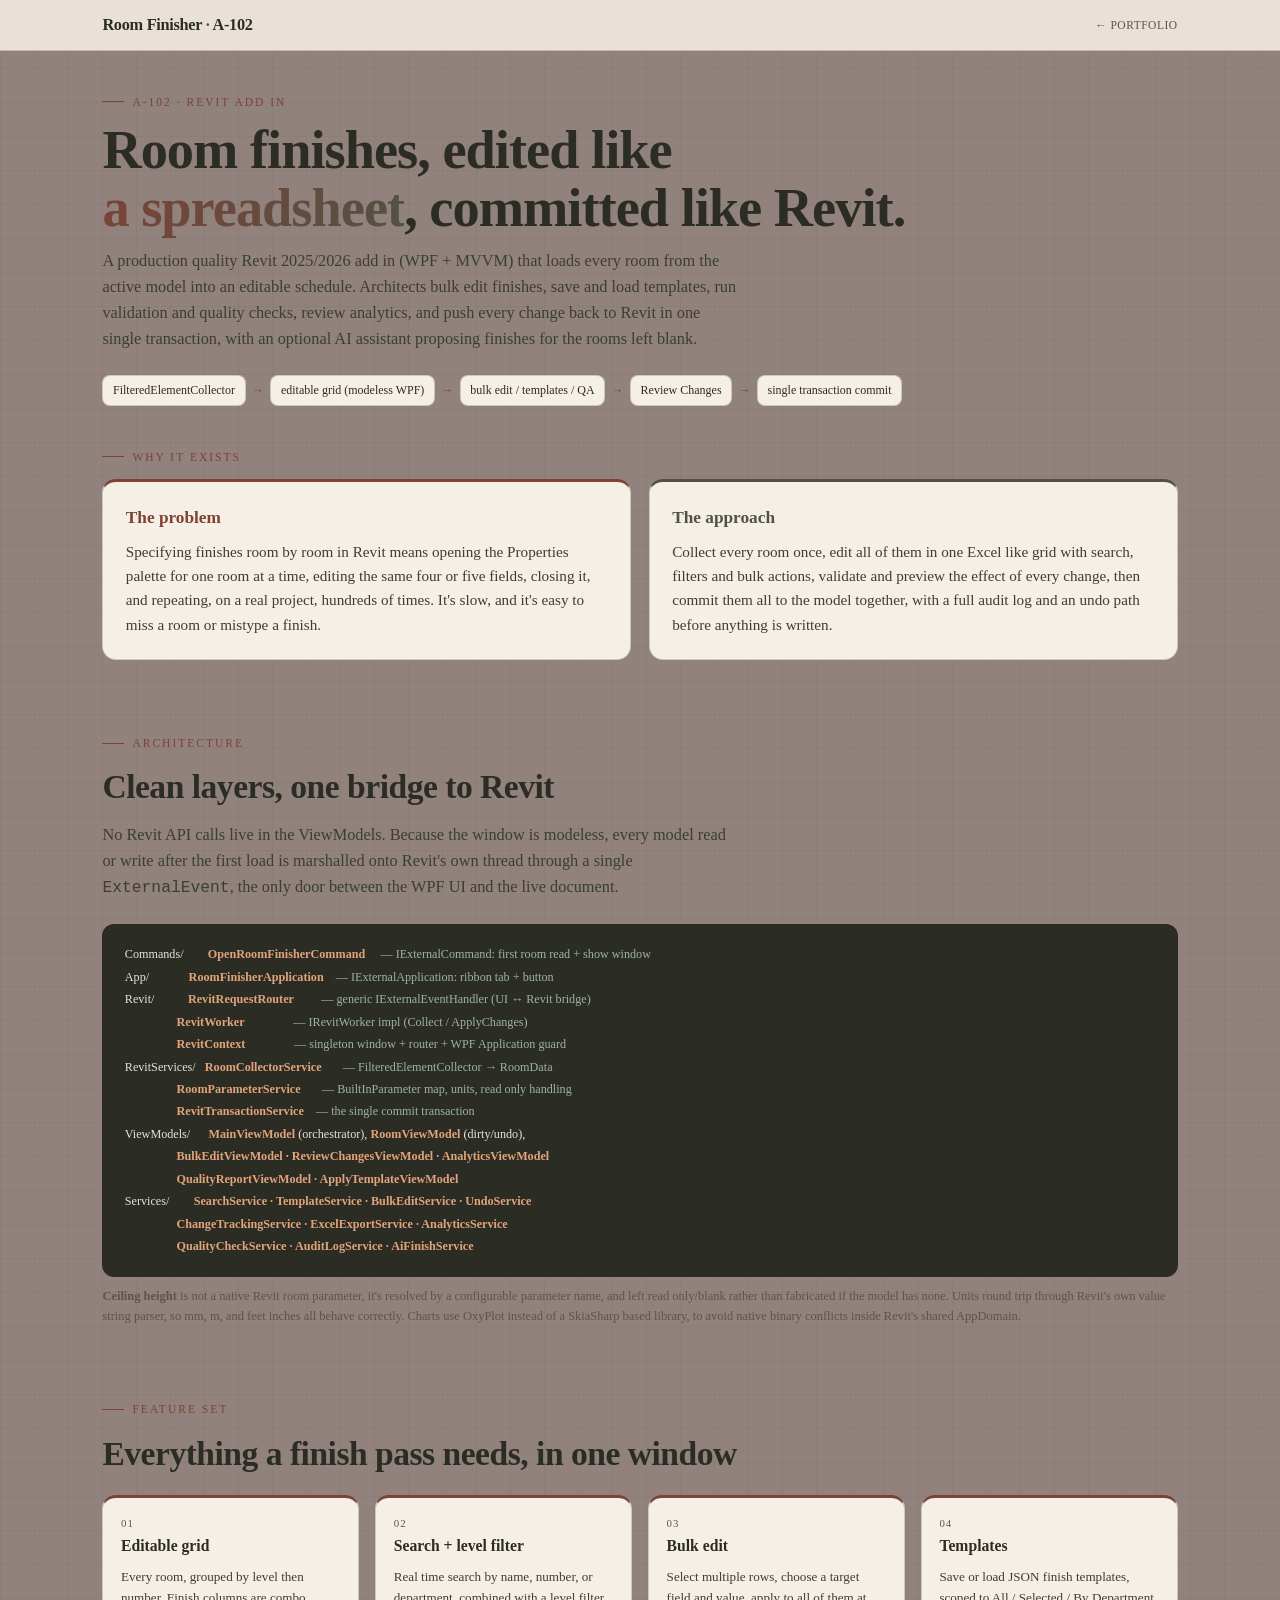
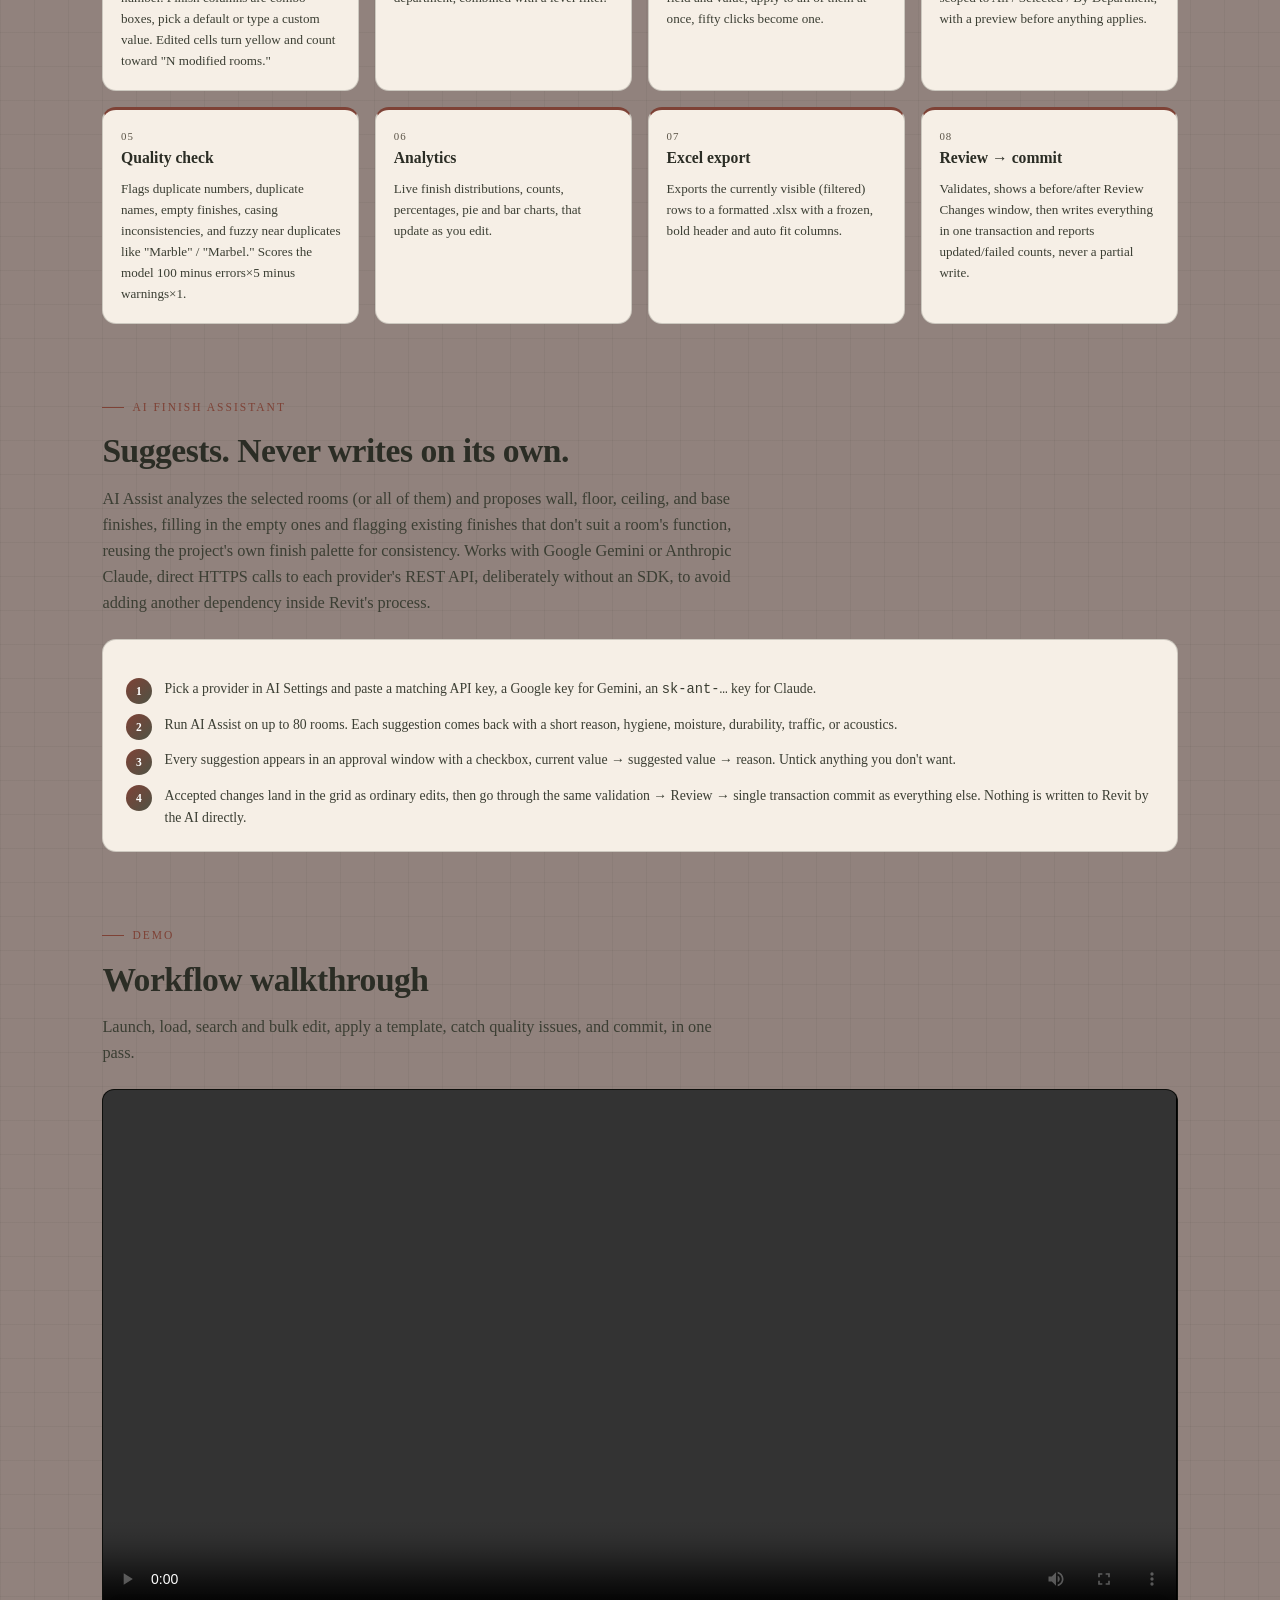
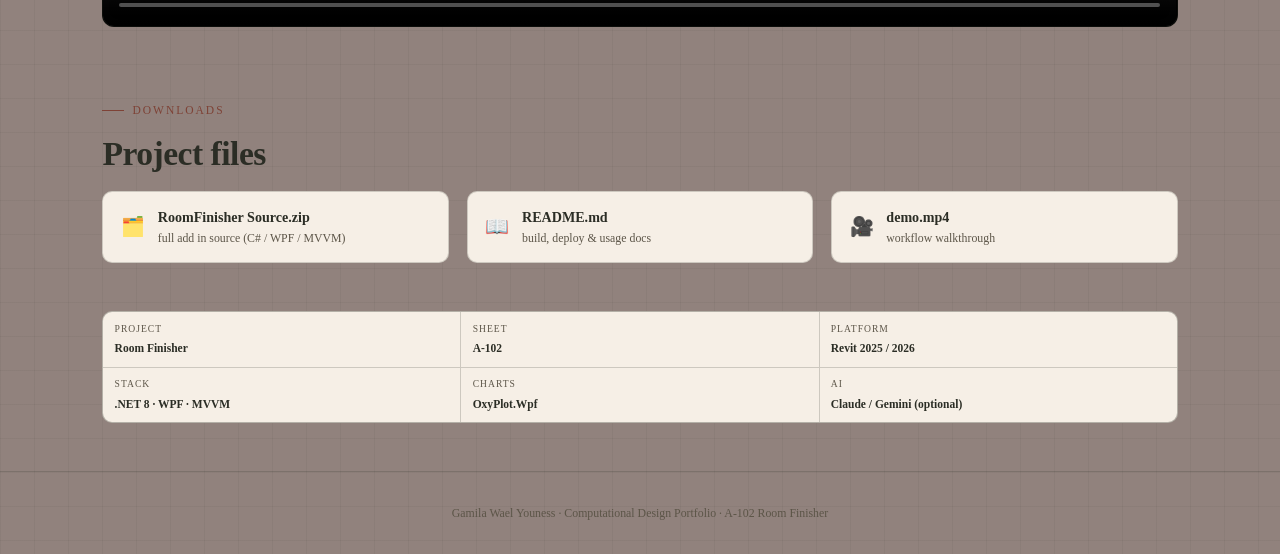
<file: projects/roomfinisher/index.html>
<!DOCTYPE html>
<html lang="en">
<head>
<meta charset="UTF-8">
<meta name="viewport" content="width=device-width, initial-scale=1.0">
<title>A-102 · Room Finisher (Revit Plugin)</title>
<link rel="stylesheet" href="../../assets/style.css">
<style>
.hero{padding:2.6rem 0 1rem}
.pipe{display:flex;flex-wrap:wrap;gap:.4rem;align-items:center;font-family:var(--mono);font-size:.75rem;color:var(--ink2);margin-top:1.2rem}
.pipe b{color:var(--ink);background:var(--card);border:1px solid var(--line);padding:.32rem .6rem;border-radius:8px;font-weight:500}
.pipe span{color:var(--rust)}

.diagram{font-family:var(--mono);font-size:.76rem;line-height:1.85;background:var(--ink);color:#e9e2d4;border-radius:12px;padding:1.2rem 1.4rem;overflow-x:auto;white-space:pre}
.diagram b{color:#e2a37a}
.diagram i{color:#9db3a2;font-style:normal}

.feat{border-top:3px solid var(--rust);padding:1.1rem 1.1rem 1.2rem}
.feat h3{font-size:.98rem}
.feat p{font-size:.82rem;margin:0}
.feat .n{font-family:var(--mono);font-size:.68rem;color:var(--mut);letter-spacing:1px}

.aiflow{display:flex;flex-direction:column;gap:.6rem;margin-top:1rem}
.aistep{display:flex;gap:.8rem;align-items:flex-start}
.aistep .dot{flex:0 0 26px;height:26px;border-radius:50%;background:var(--grad);color:#fff;display:flex;align-items:center;justify-content:center;font-family:var(--mono);font-size:.72rem;font-weight:600}
.aistep p{margin:0;font-size:.86rem}

.videowrap{position:relative;border-radius:12px;overflow:hidden;border:1px solid var(--line2);background:#000}
video{width:100%;display:block}

.dl{display:flex;align-items:center;gap:.8rem;padding:.9rem 1.1rem;border:1px solid var(--line);border-radius:10px;background:var(--card);color:var(--ink)}
.dl:hover{border-color:var(--rust)}
.dl .ic{font-size:1.2rem}.dl .nm{font-weight:600;font-size:.88rem;font-family:var(--display)}.dl .ds{font-size:.74rem;color:var(--mut);font-family:var(--mono)}

.note{font-size:.78rem;color:var(--mut);margin-top:.6rem}
section.page{padding:1.6rem 0 3rem}
</style>
</head>
<body class="gridbg">

<nav class="top"><div class="nav-in">
  <div class="mark">Room Finisher <span>·</span> A-102</div>
  <div class="crumbs"><a href="../../index.html">← Portfolio</a></div>
</div></nav>

<div class="wrap">

<section class="hero">
  <div class="eyebrow">A-102 · Revit Add In</div>
  <h1>Room finishes, edited like<br><span class="hl">a spreadsheet</span>, committed like Revit.</h1>
  <p class="sub">A production quality Revit 2025/2026 add in (WPF + MVVM) that loads every room from
    the active model into an editable schedule. Architects bulk edit finishes, save and load
    templates, run validation and quality checks, review analytics, and push every change back to
    Revit in one single transaction, with an optional AI assistant proposing finishes for the
    rooms left blank.</p>
  <div class="pipe"><b>FilteredElementCollector</b><span>→</span><b>editable grid (modeless WPF)</b><span>→</span><b>bulk edit / templates / QA</b><span>→</span><b>Review Changes</b><span>→</span><b>single transaction commit</b></div>
</section>

<section class="page">
  <span class="eyebrow">Why it exists</span>
  <div class="g2" style="margin-top:.8rem">
    <div class="card" style="border-top:3px solid var(--rust)">
      <h3 style="color:var(--rust)">The problem</h3>
      <p>Specifying finishes room by room in Revit means opening the Properties palette for one
        room at a time, editing the same four or five fields, closing it, and repeating, on a real
        project, hundreds of times. It's slow, and it's easy to miss a room or mistype a finish.</p>
    </div>
    <div class="card" style="border-top:3px solid var(--sage)">
      <h3 style="color:var(--sage)">The approach</h3>
      <p>Collect every room once, edit all of them in one Excel like grid with search, filters and
        bulk actions, validate and preview the effect of every change, then commit them all to the
        model together, with a full audit log and an undo path before anything is written.</p>
    </div>
  </div>
</section>

<section class="page">
  <span class="eyebrow">Architecture</span>
  <h2 style="margin-top:.5rem">Clean layers, one bridge to Revit</h2>
  <p class="sub">No Revit API calls live in the ViewModels. Because the window is modeless, every
    model read or write after the first load is marshalled onto Revit's own thread through a single
    <code>ExternalEvent</code>, the only door between the WPF UI and the live document.</p>
  <div class="diagram">Commands/        <b>OpenRoomFinisherCommand</b>     <i>— IExternalCommand: first room read + show window</i>
App/             <b>RoomFinisherApplication</b>    <i>— IExternalApplication: ribbon tab + button</i>
Revit/           <b>RevitRequestRouter</b>         <i>— generic IExternalEventHandler (UI ↔ Revit bridge)</i>
                 <b>RevitWorker</b>                <i>— IRevitWorker impl (Collect / ApplyChanges)</i>
                 <b>RevitContext</b>                <i>— singleton window + router + WPF Application guard</i>
RevitServices/   <b>RoomCollectorService</b>       <i>— FilteredElementCollector → RoomData</i>
                 <b>RoomParameterService</b>       <i>— BuiltInParameter map, units, read only handling</i>
                 <b>RevitTransactionService</b>    <i>— the single commit transaction</i>
ViewModels/      <b>MainViewModel</b> (orchestrator), <b>RoomViewModel</b> (dirty/undo),
                 <b>BulkEditViewModel · ReviewChangesViewModel · AnalyticsViewModel</b>
                 <b>QualityReportViewModel · ApplyTemplateViewModel</b>
Services/        <b>SearchService · TemplateService · BulkEditService · UndoService</b>
                 <b>ChangeTrackingService · ExcelExportService · AnalyticsService</b>
                 <b>QualityCheckService · AuditLogService · AiFinishService</b></div>
  <p class="note"><b>Ceiling height</b> is not a native Revit room parameter, it's resolved by a
    configurable parameter name, and left read only/blank rather than fabricated if the model has
    none. Units round trip through Revit's own value string parser, so mm, m, and feet inches all
    behave correctly. Charts use OxyPlot instead of a SkiaSharp based library, to avoid native
    binary conflicts inside Revit's shared AppDomain.</p>
</section>

<section class="page">
  <span class="eyebrow">Feature set</span>
  <h2 style="margin-top:.5rem">Everything a finish pass needs, in one window</h2>
  <div class="g3" style="margin-top:.9rem">
    <div class="card feat"><div class="n">01</div><h3>Editable grid</h3><p>Every room, grouped by level then number. Finish columns are combo boxes, pick a default or type a custom value. Edited cells turn yellow and count toward "N modified rooms."</p></div>
    <div class="card feat"><div class="n">02</div><h3>Search + level filter</h3><p>Real time search by name, number, or department, combined with a level filter.</p></div>
    <div class="card feat"><div class="n">03</div><h3>Bulk edit</h3><p>Select multiple rows, choose a target field and value, apply to all of them at once, fifty clicks become one.</p></div>
    <div class="card feat"><div class="n">04</div><h3>Templates</h3><p>Save or load JSON finish templates, scoped to All / Selected / By Department, with a preview before anything applies.</p></div>
    <div class="card feat"><div class="n">05</div><h3>Quality check</h3><p>Flags duplicate numbers, duplicate names, empty finishes, casing inconsistencies, and fuzzy near duplicates like "Marble" / "Marbel." Scores the model 100 minus errors×5 minus warnings×1.</p></div>
    <div class="card feat"><div class="n">06</div><h3>Analytics</h3><p>Live finish distributions, counts, percentages, pie and bar charts, that update as you edit.</p></div>
    <div class="card feat"><div class="n">07</div><h3>Excel export</h3><p>Exports the currently visible (filtered) rows to a formatted .xlsx with a frozen, bold header and auto fit columns.</p></div>
    <div class="card feat"><div class="n">08</div><h3>Review → commit</h3><p>Validates, shows a before/after Review Changes window, then writes everything in one transaction and reports updated/failed counts, never a partial write.</p></div>
  </div>
</section>

<section class="page">
  <span class="eyebrow">AI Finish Assistant</span>
  <h2 style="margin-top:.5rem">Suggests. Never writes on its own.</h2>
  <p class="sub">AI Assist analyzes the selected rooms (or all of them) and proposes wall, floor,
    ceiling, and base finishes, filling in the empty ones and flagging existing finishes that don't
    suit a room's function, reusing the project's own finish palette for consistency. Works with
    Google Gemini or Anthropic Claude, direct HTTPS calls to each provider's REST API, deliberately
    without an SDK, to avoid adding another dependency inside Revit's process.</p>
  <div class="card">
    <div class="aiflow">
      <div class="aistep"><div class="dot">1</div><p>Pick a provider in AI Settings and paste a matching API key, a Google key for Gemini, an <code>sk-ant-…</code> key for Claude.</p></div>
      <div class="aistep"><div class="dot">2</div><p>Run AI Assist on up to 80 rooms. Each suggestion comes back with a short reason, hygiene, moisture, durability, traffic, or acoustics.</p></div>
      <div class="aistep"><div class="dot">3</div><p>Every suggestion appears in an approval window with a checkbox, current value → suggested value → reason. Untick anything you don't want.</p></div>
      <div class="aistep"><div class="dot">4</div><p>Accepted changes land in the grid as ordinary edits, then go through the same validation → Review → single transaction commit as everything else. Nothing is written to Revit by the AI directly.</p></div>
    </div>
  </div>
</section>

<section class="page">
  <span class="eyebrow">Demo</span>
  <h2 style="margin-top:.5rem">Workflow walkthrough</h2>
  <p class="sub">Launch, load, search and bulk edit, apply a template, catch quality issues, and
    commit, in one pass.</p>
  <div class="videowrap"><video controls preload="metadata"><source src="demo.mp4" type="video/mp4">If the embedded video is unavailable, download it below.</video></div>
</section>

<section class="page">
  <span class="eyebrow">Downloads</span>
  <h2 style="margin-top:.5rem">Project files</h2>
  <div class="g2" style="margin-top:.6rem">
    <a class="dl" href="RoomFinisher-Source.zip" download><span class="ic">🗂️</span><div><div class="nm">RoomFinisher Source.zip</div><div class="ds">full add in source (C# / WPF / MVVM)</div></div></a>
    <a class="dl" href="README.md" download><span class="ic">📖</span><div><div class="nm">README.md</div><div class="ds">build, deploy &amp; usage docs</div></div></a>
    <a class="dl" href="demo.mp4" download><span class="ic">🎥</span><div><div class="nm">demo.mp4</div><div class="ds">workflow walkthrough</div></div></a>
  </div>
</section>

<section class="page" style="padding-top:0">
  <div class="titleblock">
    <div class="tb-row">
      <div class="tb-cell"><span class="k">Project</span><span class="v">Room Finisher</span></div>
      <div class="tb-cell"><span class="k">Sheet</span><span class="v">A-102</span></div>
      <div class="tb-cell"><span class="k">Platform</span><span class="v">Revit 2025 / 2026</span></div>
    </div>
    <div class="tb-row">
      <div class="tb-cell"><span class="k">Stack</span><span class="v">.NET 8 · WPF · MVVM</span></div>
      <div class="tb-cell"><span class="k">Charts</span><span class="v">OxyPlot.Wpf</span></div>
      <div class="tb-cell"><span class="k">AI</span><span class="v">Claude / Gemini (optional)</span></div>
    </div>
  </div>
</section>

</div>

<footer class="site">Gamila Wael Youness · Computational Design Portfolio · A-102 Room Finisher</footer>

</body>
</html>
</file>
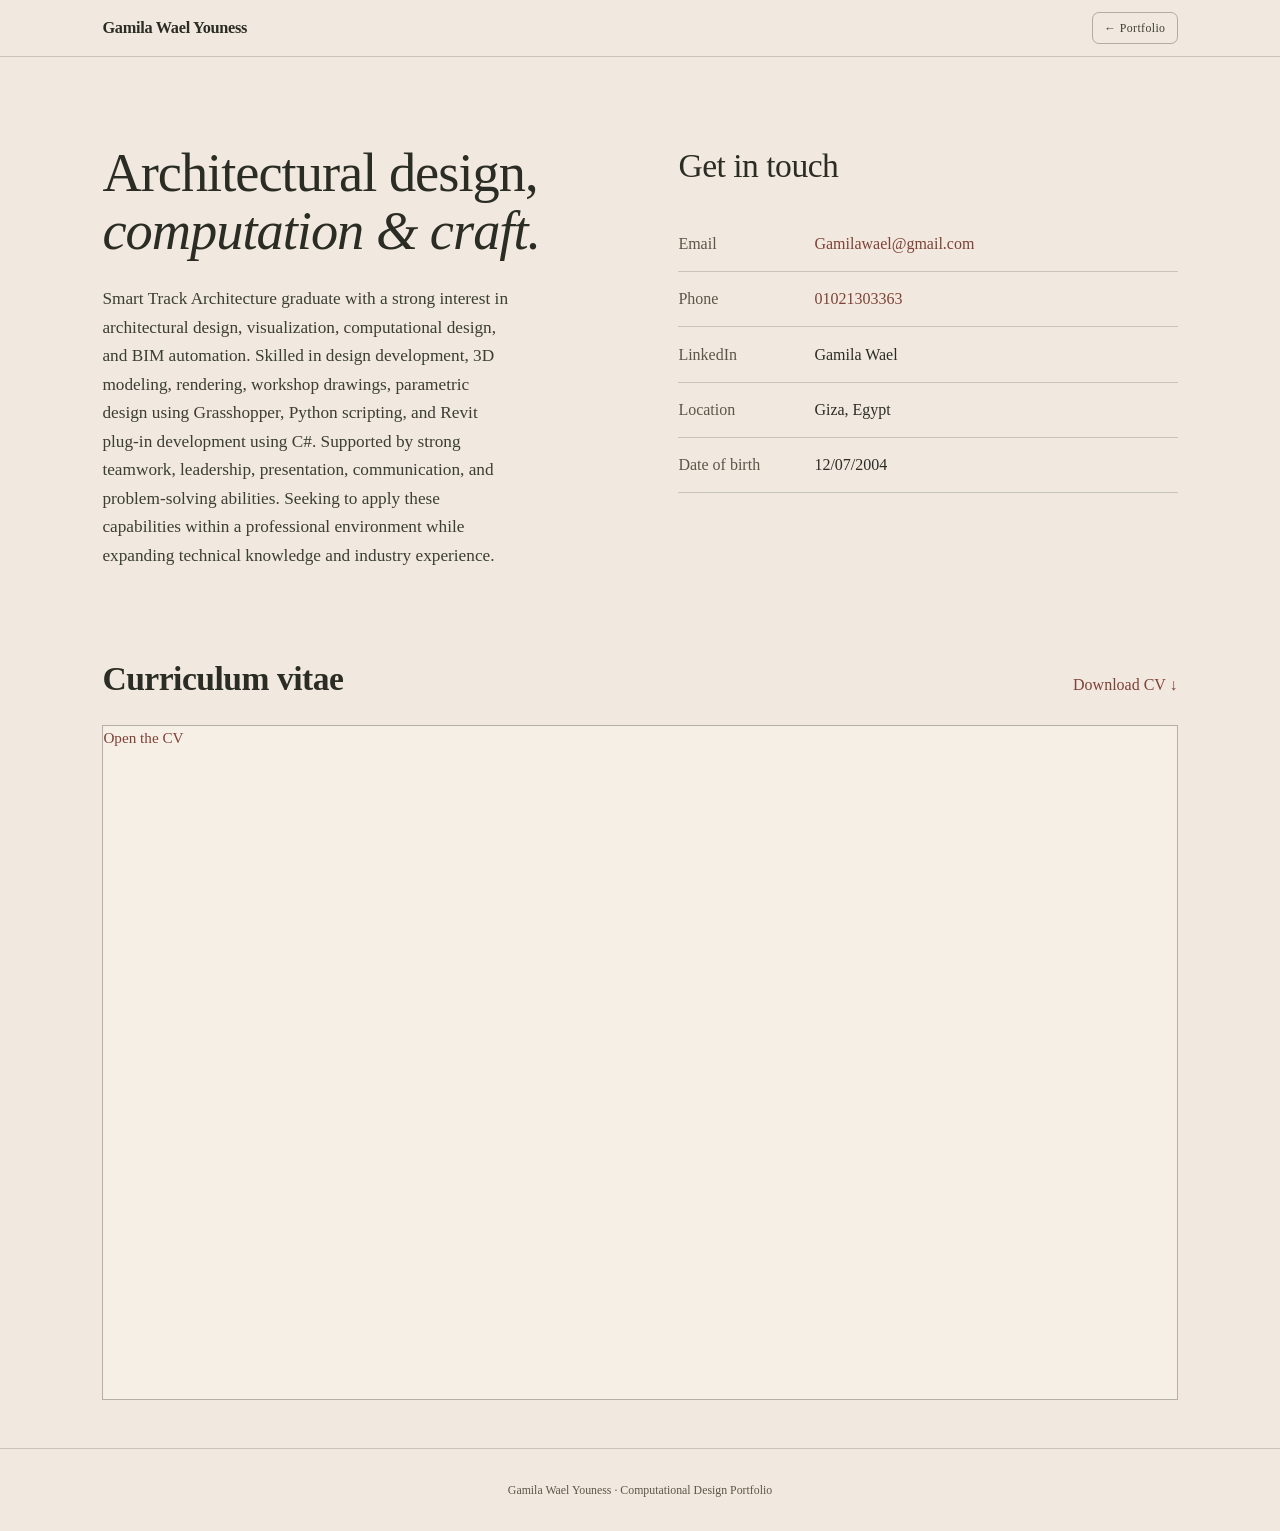
<file: contact.html>
<!DOCTYPE html>
<html lang="en">
<head>
<meta charset="UTF-8">
<meta name="viewport" content="width=device-width, initial-scale=1.0">
<title>Get in touch · Gamila Wael Youness</title>
<link rel="stylesheet" href="assets/style.css">
<style>
body{background:var(--paper)}
.contact-layout{display:grid;grid-template-columns:1fr 1fr;gap:clamp(2rem,6vw,5rem);padding:clamp(2.5rem,6vw,5rem) 0}
.contact-layout h1,.contact-layout h2{font-weight:400}
.profile p{max-width:48ch;margin-top:1.5rem;font-size:1.08rem;line-height:1.65}
.contact-details{margin-top:1.5rem}
.contact-details div{display:grid;grid-template-columns:7.5rem 1fr;gap:1rem;padding:.9rem 0;border-bottom:1px solid var(--line)}
.contact-details dt{color:var(--mut)}
.contact-details dd{margin:0;overflow-wrap:anywhere}
.contact-details a:hover{text-decoration:underline}
.cv-section{padding:0 0 3rem}
.cv-heading{display:flex;align-items:baseline;justify-content:space-between;gap:1rem;flex-wrap:wrap;margin-bottom:1rem}
.cv-preview{display:block;width:100%;height:75vh;min-height:420px;border:1px solid var(--line2);background:var(--card)}
@media(max-width:760px){
  .contact-layout{grid-template-columns:minmax(0,1fr);padding:2rem 0;gap:2rem}
  .contact-details div{grid-template-columns:6rem minmax(0,1fr);gap:.5rem}
  .profile p{font-size:1rem}
  .cv-preview{height:60vh;min-height:300px}
  .cv-heading a{display:inline-flex;align-items:center;min-height:44px}
}
</style>
</head>
<body>
<nav class="top"><div class="nav-in">
  <a class="mark" href="index.html">Gamila Wael Youness</a>
  <a class="back" href="index.html">← Portfolio</a>
</div></nav>
<main class="wrap">
  <div class="contact-layout">
    <section class="profile" aria-labelledby="profile-heading">
      <h1 id="profile-heading">Architectural design,<br><em>computation &amp; craft.</em></h1>
      <p>Smart Track Architecture graduate with a strong interest in architectural design, visualization, computational design, and BIM automation. Skilled in design development, 3D modeling, rendering, workshop drawings, parametric design using Grasshopper, Python scripting, and Revit plug-in development using C#. Supported by strong teamwork, leadership, presentation, communication, and problem-solving abilities. Seeking to apply these capabilities within a professional environment while expanding technical knowledge and industry experience.</p>
    </section>
    <section aria-labelledby="contact-heading">
      <h2 id="contact-heading">Get in touch</h2>
      <dl class="contact-details">
        <div><dt>Email</dt><dd><a href="mailto:Gamilawael@gmail.com">Gamilawael@gmail.com</a></dd></div>
        <div><dt>Phone</dt><dd><a href="tel:01021303363">01021303363</a></dd></div>
        <div><dt>LinkedIn</dt><dd>Gamila Wael</dd></div>
        <div><dt>Location</dt><dd>Giza, Egypt</dd></div>
        <div><dt>Date of birth</dt><dd>12/07/2004</dd></div>
      </dl>
    </section>
  </div>
  <section class="cv-section" aria-labelledby="cv-heading">
    <div class="cv-heading">
      <h2 id="cv-heading">Curriculum vitae</h2>
      <a href="assets/CV-Gamila-Wael.pdf" download>Download CV ↓</a>
    </div>
    <object class="cv-preview" data="assets/CV-Gamila-Wael.pdf" type="application/pdf" aria-label="Gamila Wael curriculum vitae">
      <p><a href="assets/CV-Gamila-Wael.pdf">Open the CV</a></p>
    </object>
  </section>
</main>
<footer class="site">Gamila Wael Youness · Computational Design Portfolio</footer>
</body>
</html>
</file>
<file: assets/style.css>
/* ================= Portfolio design system =================
   Palette extends the existing Healing-Architecture-ML project page
   (warm vellum paper + rust/sage accents) so all three sheets read
   as one set. Display type + mono "annotation" type layer a drafting/
   title-block signature on top.
================================================================ */
*,*::before,*::after{margin:0;padding:0;box-sizing:border-box}
:root{
  --bg:#91827d;--bg2:#7d6f68;--paper:#f1e9df;--card:#f6efe6;
  --line:rgba(43,45,37,.2);--line2:rgba(43,45,37,.32);
  --ink:#2b2d25;--ink2:#3b3e33;--mut:#5c5548;
  --rust:#7e4236;--sage:#4f5345;--blue:#5f6b60;--gold:#8a5a40;
  --grad:linear-gradient(135deg,#7e4236,#4f5345);
  --r:14px;--rs:8px;
  --display:'Times New Roman', Times, serif;
  --body:'Times New Roman', Times, serif;
  --mono:'Times New Roman', Times, serif;
}
html{scroll-behavior:smooth}
body{font-family:var(--body);background:var(--bg);color:var(--ink);line-height:1.6}
a{color:var(--rust);text-decoration:none}
.wrap{max-width:1120px;margin:0 auto;padding:0 1.4rem}

/* ---- drafting grid backdrop ---- */
.gridbg{
  background-image:
    linear-gradient(rgba(43,45,37,.055) 1px,transparent 1px),
    linear-gradient(90deg,rgba(43,45,37,.055) 1px,transparent 1px);
  background-size:34px 34px;
}

/* ---- nav ---- */
nav.top{position:sticky;top:0;z-index:50;background:rgba(241,233,223,.92);backdrop-filter:blur(14px);border-bottom:1px solid var(--line)}
.nav-in{max-width:1120px;margin:0 auto;display:flex;align-items:center;gap:1rem;flex-wrap:wrap;padding:.75rem 1.4rem}
.mark{font-family:var(--display);font-weight:700;font-size:1.02rem;letter-spacing:-.3px;color:var(--ink);margin-right:auto}
.mark span{color:var(--rust)}
.crumbs{font-family:var(--mono);font-size:.72rem;letter-spacing:.5px;color:var(--mut);text-transform:uppercase}
.crumbs a{color:var(--mut)}
.crumbs a:hover{color:var(--rust)}
nav.top .back{font-family:var(--mono);font-size:.74rem;letter-spacing:.4px;color:var(--ink2);border:1px solid var(--line2);padding:.35rem .7rem;border-radius:7px}
nav.top .back:hover{border-color:var(--rust);color:var(--rust)}

/* ---- eyebrow / sheet-number tag ---- */
.eyebrow{font-family:var(--mono);font-size:.72rem;font-weight:500;letter-spacing:2px;text-transform:uppercase;color:var(--rust);display:flex;align-items:center;gap:.5rem}
.eyebrow::before{content:"";width:22px;height:1px;background:var(--rust)}

h1{font-family:var(--display);font-size:clamp(2rem,4.4vw,3.4rem);font-weight:600;letter-spacing:-1px;line-height:1.08;margin:.6rem 0}
h2{font-family:var(--display);font-size:clamp(1.5rem,3vw,2.1rem);font-weight:600;letter-spacing:-.5px;margin:.3rem 0 .2rem}
h3{font-family:var(--display);font-size:1.08rem;font-weight:600;margin-bottom:.5rem}
.sub{color:var(--ink2);max-width:640px;margin:.5rem 0 1.4rem;font-size:1.02rem}
.hl{background:var(--grad);-webkit-background-clip:text;-webkit-text-fill-color:transparent}
p{color:var(--ink2);font-size:.95rem}
.mono{font-family:var(--mono)}

.card{background:var(--card);border:1px solid var(--line);border-radius:var(--r);padding:1.4rem}
.g2{display:grid;grid-template-columns:repeat(auto-fit,minmax(300px,1fr));gap:1.1rem}
.g3{display:grid;grid-template-columns:repeat(auto-fit,minmax(220px,1fr));gap:1rem}
.g4{display:grid;grid-template-columns:repeat(auto-fit,minmax(160px,1fr));gap:.9rem}

.chip{display:inline-block;font-family:var(--mono);font-size:.68rem;font-weight:500;padding:.2rem .55rem;border-radius:6px;background:rgba(126,66,54,.12);color:var(--rust)}
.chip.b{background:rgba(95,107,96,.16);color:var(--blue)}
.chip.o{background:rgba(138,90,64,.16);color:var(--gold)}

/* ---- title block, the recurring signature ---- */
.titleblock{border:1px solid var(--line2);border-radius:10px;overflow:hidden;font-family:var(--mono);font-size:.72rem;background:var(--card)}
.tb-row{display:flex;border-bottom:1px solid var(--line)}
.tb-row:last-child{border-bottom:none}
.tb-cell{flex:1;padding:.55rem .7rem;border-right:1px solid var(--line)}
.tb-cell:last-child{border-right:none}
.tb-cell .k{display:block;color:var(--mut);letter-spacing:1px;text-transform:uppercase;font-size:.6rem;margin-bottom:.2rem}
.tb-cell .v{color:var(--ink);font-weight:600}

footer.site{border-top:1px solid var(--line);padding:2rem 1.4rem;text-align:center;color:var(--mut);font-family:var(--mono);font-size:.74rem}

@media(max-width:760px){
  .mark{font-size:.95rem;line-height:1.4;overflow-wrap:anywhere}
  .nav-in{gap:.35rem}
  .nav-in .crumbs{font-size:.65rem}
  .g2,.g3,.g4{min-width:0}
  .card{min-width:0}
  img,video{max-width:100%}
  .tb-row{flex-wrap:wrap}
  .tb-cell{min-width:0;overflow-wrap:anywhere}
  .wrap{padding:0 1rem}
  .g2{grid-template-columns:1fr}
  .nav-in{padding:.6rem 1rem}
}
</file>
